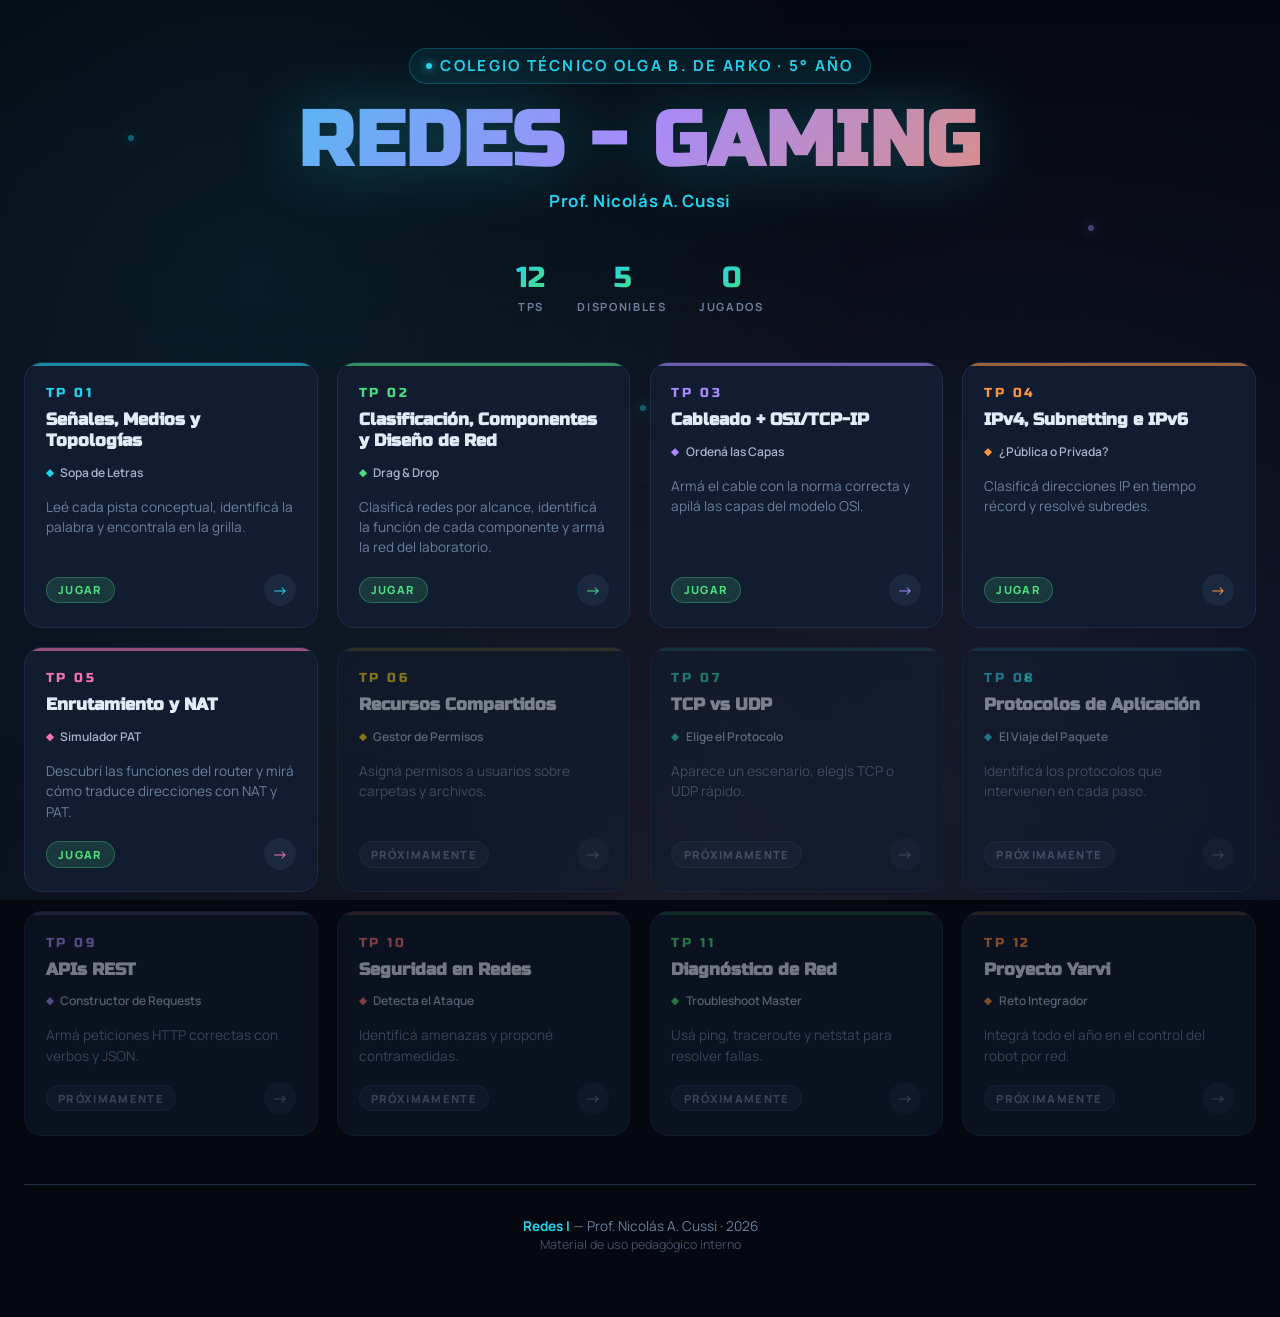
<file: index.html>
<!DOCTYPE html>
<html lang="es">
<head>
  <meta charset="UTF-8">
  <meta name="viewport" content="width=device-width, initial-scale=1.0">
  <title>🎮 Redes I Games — Prof. Nicolás A. Cussi</title>
  <link rel="preconnect" href="https://fonts.googleapis.com">
  <link rel="preconnect" href="https://fonts.gstatic.com" crossorigin>
  <link rel="stylesheet" href="css/base.css">
  <link rel="stylesheet" href="css/menu.css">
  <link rel="stylesheet" href="css/shared.css">
</head>
<body>
  <div class="bg-network">
    <div class="node"></div>
    <div class="node"></div>
    <div class="node"></div>
    <div class="node"></div>
    <div class="node"></div>
  </div>

  <div id="scr-menu">
    <div class="menu-inner">
      <div class="menu-header">
        <div class="brand-tag">Colegio Técnico Olga B. de Arko · 5° Año</div> 
        <br> 
        <h1 class="logo">REDES - GAMING</h1>
        <p class="logo-sub"><strong>Prof. Nicolás A. Cussi</strong></p>
      </div>
      <div class="stats-bar">
        <div class="stat">
          <span class="stat-num" id="st-total">12</span>
          <span class="stat-lbl">TPs</span>
        </div>
        <div class="stat">
          <span class="stat-num" id="st-active">1</span>
          <span class="stat-lbl">Disponibles</span>
        </div>
        <div class="stat">
          <span class="stat-num" id="st-played">0</span>
          <span class="stat-lbl">Jugados</span>
        </div>
      </div>
      <div class="tp-grid" id="tp-grid"></div>
      <div class="menu-footer">
        <strong>Redes I</strong> — Prof. Nicolás A. Cussi · 2026<br>
        <span style="opacity:.6;font-size:.78rem">Material de uso pedagógico interno</span>
      </div>
    </div>
  </div>

  <script src="js/shared.js"></script>
  <script src="js/main.js"></script>
</body>
</html>
</file>
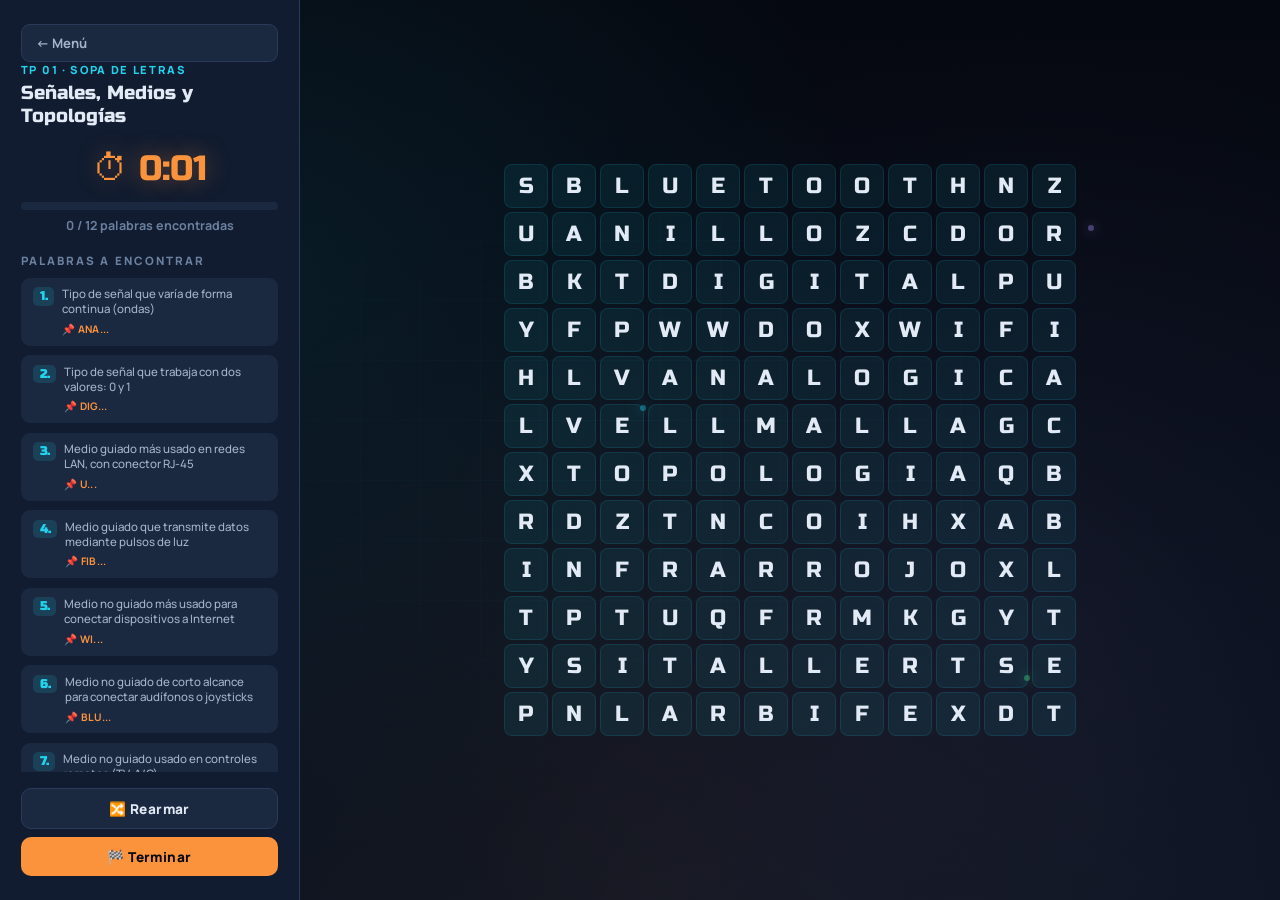
<file: games/tp1/index.html>
<!DOCTYPE html>
<html lang="es">
<head>
  <meta charset="UTF-8">
  <meta name="viewport" content="width=device-width, initial-scale=1.0">
  <title>TP1 — Señales, Medios y Topologías · Redes I Games</title>
  <link rel="preconnect" href="https://fonts.googleapis.com">
  <link rel="preconnect" href="https://fonts.gstatic.com" crossorigin>
  <link rel="stylesheet" href="../../css/base.css">
  <link rel="stylesheet" href="../../css/shared.css">
  <link rel="stylesheet" href="tp1.css">
</head>
<body>
  <div class="bg-network">
    <div class="node"></div>
    <div class="node"></div>
    <div class="node"></div>
    <div class="node"></div>
    <div class="node"></div>
  </div>

  <div id="scr-game">
    <div class="game-layout">
      <aside class="sidebar">
        <button class="sb-back" onclick="goMenu()">← Menú</button>
        <div class="sb-tag">TP 01 · Sopa de Letras</div>
        <div class="sb-title">Señales, Medios y Topologías</div>
        <div class="g-timer" id="g-timer">⏱ 0:00</div>
        <div class="g-pbar"><div class="g-pfill" id="g-pfill"></div></div>
        <div class="g-ptxt" id="g-ptxt">0 / 12 palabras encontradas</div>
        <div class="g-wlist">
          <div class="g-wlist-title">Palabras a encontrar</div>
          <div id="g-wlist-items"></div>
        </div>
        <div class="g-btns">
          <button class="btn btn-g" onclick="reshuffleGame()">🔀 Rearmar</button>
          <button class="btn btn-o" onclick="showResults()">🏁 Terminar</button>
        </div>
      </aside>
      <main class="game-main">
        <div class="grid-wrap" id="grid-wrap">
          <div class="g-grid" id="g-grid"></div>
        </div>
      </main>
    </div>
  </div>

  <div id="modal-res">
    <div class="res-box">
      <div class="res-title" id="res-title">¡Excelente!</div>
      <div class="res-score" id="res-score">12/12</div>
      <div class="res-time" id="res-time">⏱ Tiempo: 0:00</div>
      <div class="res-tags" id="res-tags"></div>
      <div class="res-acts">
        <button class="btn btn-c" onclick="closeResults()">Seguir jugando</button>
        <button class="btn btn-g" onclick="reshuffleFromRes()">🔀 Rearmar</button>
        <button class="btn btn-o" onclick="goMenu()">🏠 Menú</button>
      </div>
    </div>
  </div>

  <script src="../../js/shared.js"></script>
  <script src="tp1.js"></script>
</body>
</html>
</file>
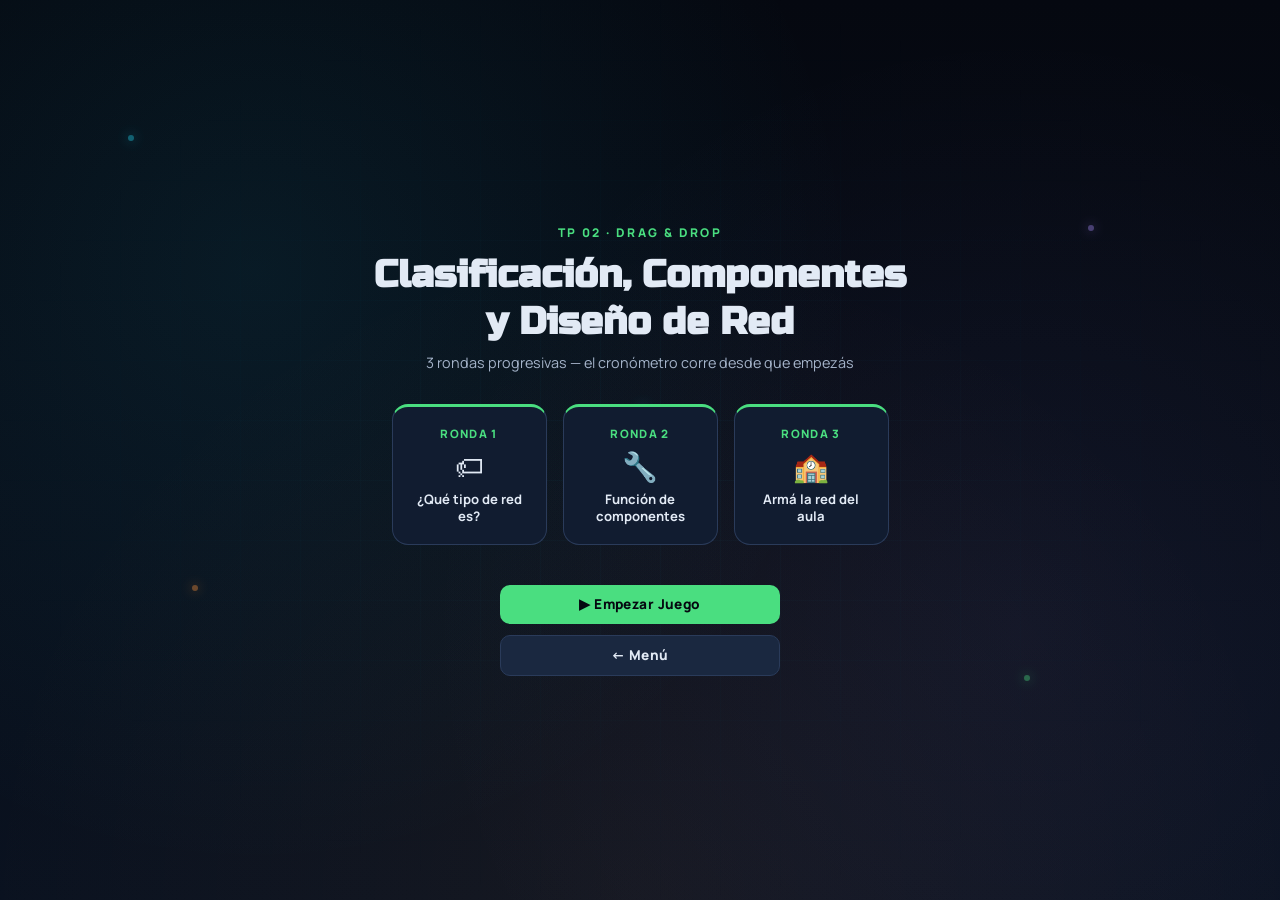
<file: games/tp2/index.html>
<!DOCTYPE html>
<html lang="es">
<head>
  <meta charset="UTF-8">
  <meta name="viewport" content="width=device-width, initial-scale=1.0">
  <title>TP2 — Clasificación, Componentes y Diseño de Red · Redes I Games</title>
  <link rel="preconnect" href="https://fonts.googleapis.com">
  <link rel="preconnect" href="https://fonts.gstatic.com" crossorigin>
  <link rel="stylesheet" href="../../css/base.css">
  <link rel="stylesheet" href="../../css/shared.css">
  <link rel="stylesheet" href="tp2.css">
</head>
<body>
  <div class="bg-network">
    <div class="node"></div>
    <div class="node"></div>
    <div class="node"></div>
    <div class="node"></div>
    <div class="node"></div>
  </div>

  <div id="tp2-intro">
    <div class="tp2-intro-wrap">
      <div class="tp2-intro-tag">TP 02 · Drag &amp; Drop</div>
      <h2 class="tp2-intro-title">Clasificación, Componentes<br>y Diseño de Red</h2>
      <p class="tp2-intro-sub">3 rondas progresivas — el cronómetro corre desde que empezás</p>
      <div class="tp2-rounds-preview">
        <div class="tp2-rnd-card">
          <div class="tp2-rnd-num">Ronda 1</div>
          <div class="tp2-rnd-icon">🏷</div>
          <div class="tp2-rnd-name">¿Qué tipo de red es?</div>
        </div>
        <div class="tp2-rnd-card">
          <div class="tp2-rnd-num">Ronda 2</div>
          <div class="tp2-rnd-icon">🔧</div>
          <div class="tp2-rnd-name">Función de componentes</div>
        </div>
        <div class="tp2-rnd-card">
          <div class="tp2-rnd-num">Ronda 3</div>
          <div class="tp2-rnd-icon">🏫</div>
          <div class="tp2-rnd-name">Armá la red del aula</div>
        </div>
      </div>
      <div class="tp2-intro-btns">
        <button class="btn btn-grn" onclick="tp2StartGame()">▶ Empezar Juego</button>
        <button class="btn btn-g" onclick="goMenu()">← Menú</button>
      </div>
    </div>
  </div>

  <div id="tp2-game" style="display:none">
    <div class="tp2-game-wrap">
      <div class="tp2-header">
        <button class="sb-back" onclick="goMenu()">← Menú</button>
        <span class="tp2-rnd-badge" id="tp2-rnd-badge">Ronda 1 de 3</span>
        <span class="tp2-rnd-title" id="tp2-rnd-title">¿Qué tipo de red es?</span>
        <span class="tp2-htimer" id="tp2-timer">⏱ 0:00</span>
        <span class="tp2-herrs">Errores: <span id="tp2-errs">0</span></span>
      </div>
      <div class="tp2-content" id="tp2-content"></div>
    </div>
  </div>

  <div id="modal-tp2">
    <div class="tp2-res-box">
      <div class="tp2-res-sub">TP 02 · Completado</div>
      <div class="tp2-res-title">🏆 ¡TP2 Completado!</div>
      <div class="tp2-medal" id="tp2-medal">🥇</div>
      <div class="tp2-medal-name" id="tp2-medal-name">ORO</div>
      <div class="tp2-res-time" id="tp2-res-time">⏱ Tiempo: 0:00</div>
      <div class="tp2-res-stats" id="tp2-res-stats"></div>
      <div id="tp2-badges"></div>
      <div class="tp2-rondas">
        <div class="tp2-ronda-row"><span class="tp2-check">✓</span> R1 — Clasificación de redes</div>
        <div class="tp2-ronda-row"><span class="tp2-check">✓</span> R2 — Función de componentes</div>
        <div class="tp2-ronda-row"><span class="tp2-check">✓</span> R3 — Armado de la red del aula</div>
      </div>
      <div class="tp2-res-acts">
        <button class="btn btn-grn" onclick="tp2Replay()">🔄 Jugar de nuevo</button>
        <button class="btn btn-g" onclick="goMenu()">🏠 Menú</button>
      </div>
    </div>
  </div>

  <script src="../../js/shared.js"></script>
  <script src="tp2.js"></script>
</body>
</html>
</file>
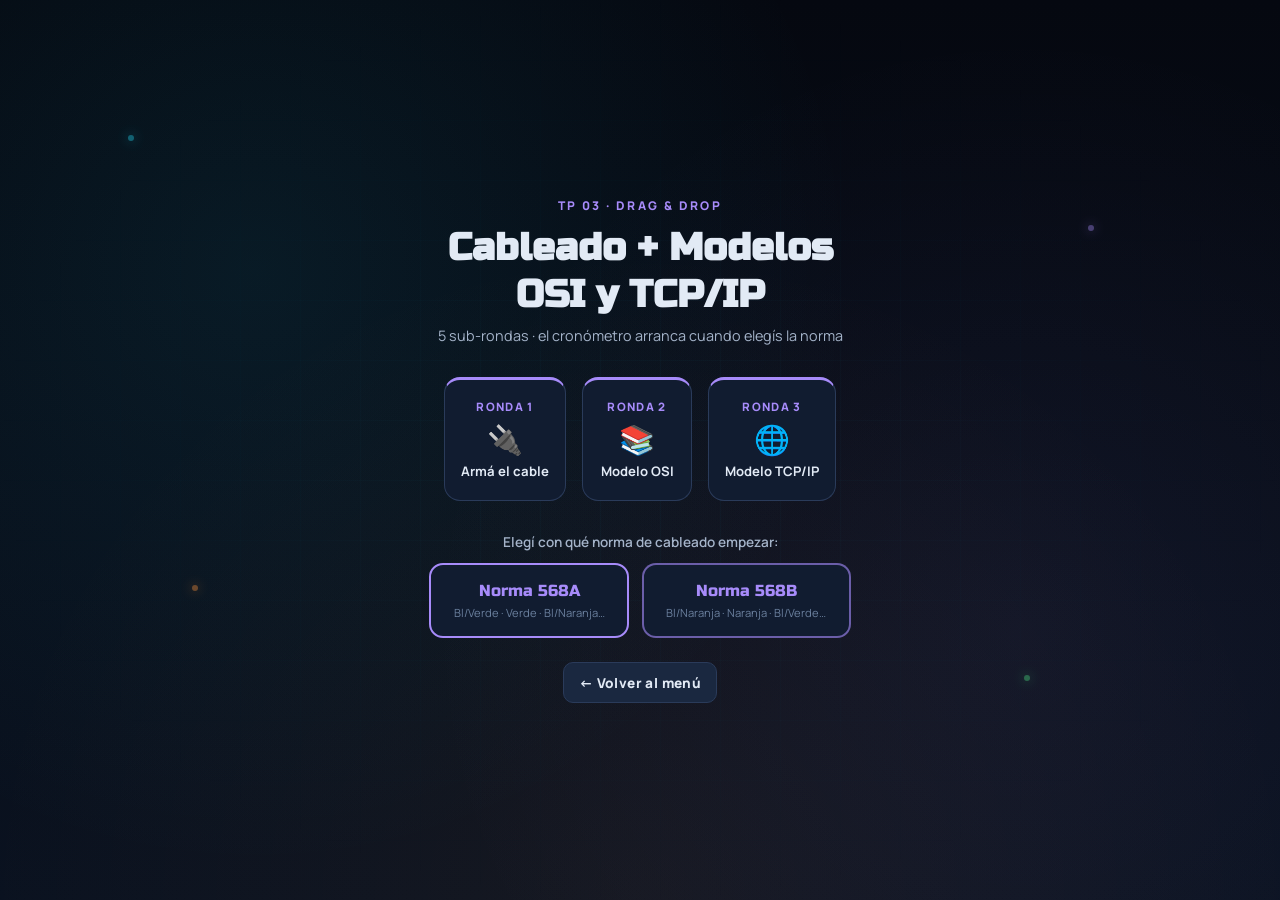
<file: games/tp3/index.html>
<!DOCTYPE html>
<html lang="es">
<head>
  <meta charset="UTF-8">
  <meta name="viewport" content="width=device-width, initial-scale=1.0">
  <title>TP3 — Cableado + OSI/TCP-IP · Redes I Games</title>
  <link rel="preconnect" href="https://fonts.googleapis.com">
  <link rel="preconnect" href="https://fonts.gstatic.com" crossorigin>
  <link rel="stylesheet" href="../../css/base.css">
  <link rel="stylesheet" href="../../css/shared.css">
  <link rel="stylesheet" href="tp3.css">
</head>
<body>
  <div class="bg-network">
    <div class="node"></div>
    <div class="node"></div>
    <div class="node"></div>
    <div class="node"></div>
    <div class="node"></div>
  </div>

  <!-- PANTALLA INTRO -->
  <div id="tp3-intro">
    <div class="tp3-intro-wrap">
      <div class="tp3-intro-tag">TP 03 · Drag &amp; Drop</div>
      <h2 class="tp3-intro-title">Cableado + Modelos<br>OSI y TCP/IP</h2>
      <p class="tp3-intro-sub">5 sub-rondas · el cronómetro arranca cuando elegís la norma</p>
      <div class="tp3-rounds-preview">
        <div class="tp3-rnd-card">
          <div class="tp3-rnd-num">Ronda 1</div>
          <div class="tp3-rnd-icon">🔌</div>
          <div class="tp3-rnd-name">Armá el cable</div>
        </div>
        <div class="tp3-rnd-card">
          <div class="tp3-rnd-num">Ronda 2</div>
          <div class="tp3-rnd-icon">📚</div>
          <div class="tp3-rnd-name">Modelo OSI</div>
        </div>
        <div class="tp3-rnd-card">
          <div class="tp3-rnd-num">Ronda 3</div>
          <div class="tp3-rnd-icon">🌐</div>
          <div class="tp3-rnd-name">Modelo TCP/IP</div>
        </div>
      </div>
      <p class="tp3-norma-prompt">Elegí con qué norma de cableado empezar:</p>
      <div class="tp3-norma-btns">
        <button class="tp3-btn-norma" onclick="tp3Start('568A')">
          <span class="tp3-norma-label">Norma 568A</span>
          <span class="tp3-norma-hint">Bl/Verde · Verde · Bl/Naranja…</span>
        </button>
        <button class="tp3-btn-norma tp3-btn-norma-b" onclick="tp3Start('568B')">
          <span class="tp3-norma-label">Norma 568B</span>
          <span class="tp3-norma-hint">Bl/Naranja · Naranja · Bl/Verde…</span>
        </button>
      </div>
      <button class="btn btn-g tp3-btn-menu-back" onclick="goMenu()">← Volver al menú</button>
    </div>
  </div>

  <!-- PANTALLA DE JUEGO -->
  <div id="tp3-game" style="display:none">
    <div class="tp3-game-wrap">
      <div class="tp3-header">
        <button class="sb-back" onclick="goMenu()">← Menú</button>
        <span class="tp3-rnd-badge" id="tp3-rnd-badge">Ronda 1</span>
        <span class="tp3-rnd-title" id="tp3-rnd-title">Armá el cable</span>
        <span class="tp3-htimer" id="tp3-timer">⏱ 0:00</span>
        <span class="tp3-herrs">Errores: <span id="tp3-errs">0</span></span>
      </div>
      <div class="tp3-content" id="tp3-content"></div>
    </div>
  </div>

  <!-- MODAL DE RESULTADOS -->
  <div id="modal-tp3">
    <div class="tp3-res-box">
      <div class="tp3-res-sub">TP 03 · Completado</div>
      <div class="tp3-res-title">🏆 ¡TP3 Completado!</div>
      <div class="tp3-medal" id="tp3-medal">🥇</div>
      <div class="tp3-medal-name" id="tp3-medal-name">ORO</div>
      <div class="tp3-res-time" id="tp3-res-time">⏱ Tiempo: 0:00</div>
      <div class="tp3-res-stats" id="tp3-res-stats"></div>
      <div id="tp3-badges"></div>
      <div class="tp3-rondas" id="tp3-rondas"></div>
      <div class="tp3-res-acts">
        <button class="btn btn-purple" onclick="tp3Replay()">🔄 Jugar de nuevo</button>
        <button class="btn btn-g" onclick="goMenu()">🏠 Menú</button>
      </div>
    </div>
  </div>

  <script src="../../js/shared.js"></script>
  <script src="tp3.js"></script>
</body>
</html>
</file>
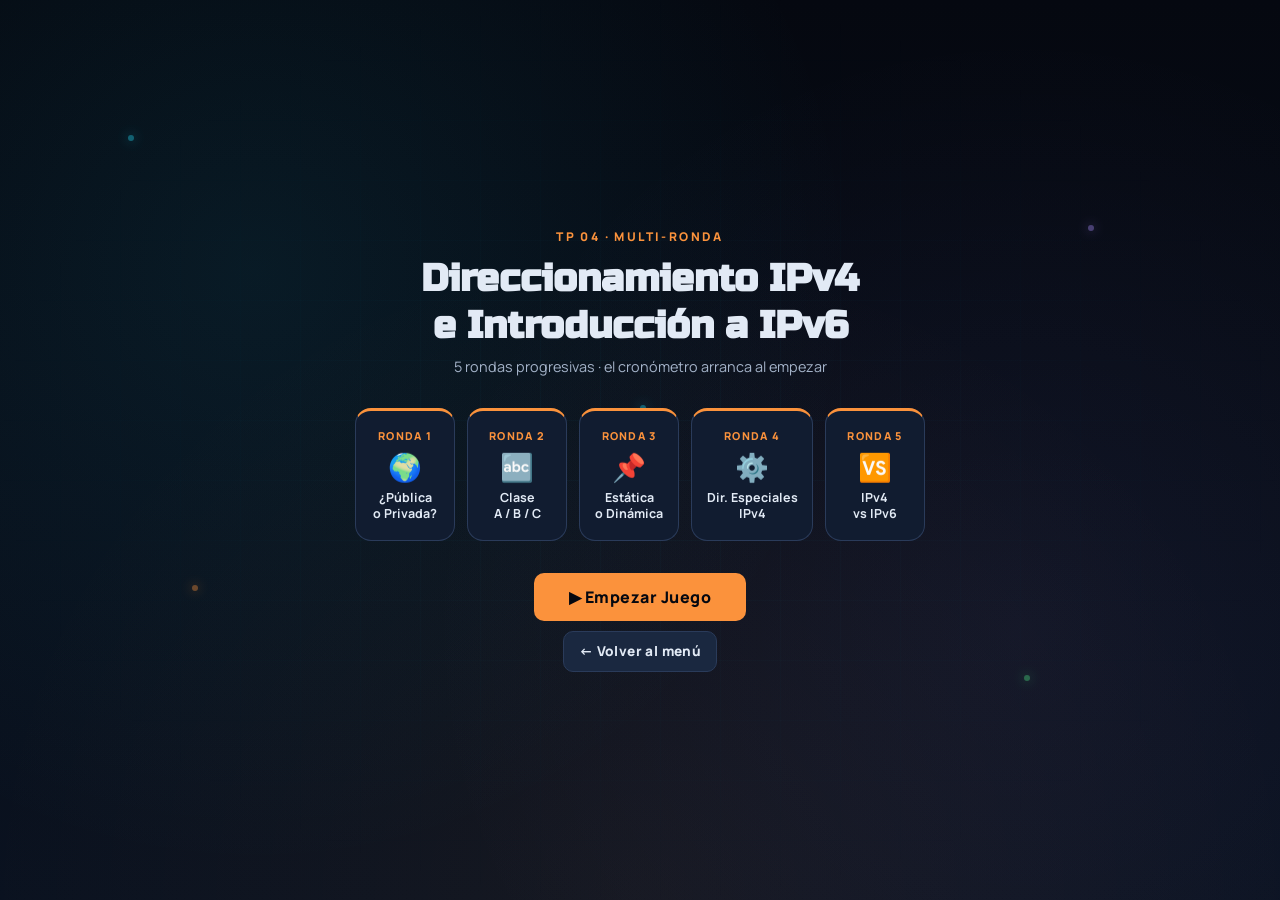
<file: games/tp4/index.html>
<!DOCTYPE html>
<html lang="es">
<head>
  <meta charset="UTF-8">
  <meta name="viewport" content="width=device-width, initial-scale=1.0">
  <title>TP4 — IPv4, Subnetting e IPv6 · Redes I Games</title>
  <link rel="preconnect" href="https://fonts.googleapis.com">
  <link rel="preconnect" href="https://fonts.gstatic.com" crossorigin>
  <link rel="stylesheet" href="../../css/base.css">
  <link rel="stylesheet" href="../../css/shared.css">
  <link rel="stylesheet" href="tp4.css">
</head>
<body>
  <div class="bg-network">
    <div class="node"></div>
    <div class="node"></div>
    <div class="node"></div>
    <div class="node"></div>
    <div class="node"></div>
  </div>

  <!-- PANTALLA INTRO -->
  <div id="tp4-intro">
    <div class="tp4-intro-wrap">
      <div class="tp4-intro-tag">TP 04 · Multi-ronda</div>
      <h2 class="tp4-intro-title">Direccionamiento IPv4<br>e Introducción a IPv6</h2>
      <p class="tp4-intro-sub">5 rondas progresivas · el cronómetro arranca al empezar</p>
      <div class="tp4-rounds-preview">
        <div class="tp4-rnd-card">
          <div class="tp4-rnd-num">Ronda 1</div>
          <div class="tp4-rnd-icon">🌍</div>
          <div class="tp4-rnd-name">¿Pública<br>o Privada?</div>
        </div>
        <div class="tp4-rnd-card">
          <div class="tp4-rnd-num">Ronda 2</div>
          <div class="tp4-rnd-icon">🔤</div>
          <div class="tp4-rnd-name">Clase<br>A / B / C</div>
        </div>
        <div class="tp4-rnd-card">
          <div class="tp4-rnd-num">Ronda 3</div>
          <div class="tp4-rnd-icon">📌</div>
          <div class="tp4-rnd-name">Estática<br>o Dinámica</div>
        </div>
        <div class="tp4-rnd-card">
          <div class="tp4-rnd-num">Ronda 4</div>
          <div class="tp4-rnd-icon">⚙️</div>
          <div class="tp4-rnd-name">Dir. Especiales<br>IPv4</div>
        </div>
        <div class="tp4-rnd-card">
          <div class="tp4-rnd-num">Ronda 5</div>
          <div class="tp4-rnd-icon">🆚</div>
          <div class="tp4-rnd-name">IPv4<br>vs IPv6</div>
        </div>
      </div>
      <div class="tp4-intro-acts">
        <button class="btn btn-o tp4-btn-start" onclick="tp4Start()">▶ Empezar Juego</button>
        <button class="btn btn-g" onclick="goMenu()">← Volver al menú</button>
      </div>
    </div>
  </div>

  <!-- PANTALLA DE JUEGO -->
  <div id="tp4-game" style="display:none">
    <div class="tp4-game-wrap">
      <div class="tp4-header">
        <button class="sb-back" onclick="goMenu()">← Menú</button>
        <span class="tp4-rnd-badge" id="tp4-rnd-badge">Ronda 1</span>
        <span class="tp4-rnd-title" id="tp4-rnd-title">¿Pública o Privada?</span>
        <span class="tp4-htimer" id="tp4-timer">⏱ 0:00</span>
        <span class="tp4-herrs">Errores: <span id="tp4-errs">0</span></span>
      </div>
      <div class="tp4-content" id="tp4-content"></div>
    </div>
  </div>

  <!-- MODAL DE RESULTADOS -->
  <div id="modal-tp4">
    <div class="tp4-res-box">
      <div class="tp4-res-sub">TP 04 · Completado</div>
      <div class="tp4-res-title">🏆 ¡TP4 Completado!</div>
      <div class="tp4-medal" id="tp4-medal">🥇</div>
      <div class="tp4-medal-name" id="tp4-medal-name">ORO</div>
      <div class="tp4-res-time" id="tp4-res-time">⏱ Tiempo: 0:00</div>
      <div class="tp4-res-stats" id="tp4-res-stats"></div>
      <div id="tp4-badges"></div>
      <div class="tp4-rondas" id="tp4-rondas"></div>
      <div class="tp4-res-acts">
        <button class="btn btn-o" onclick="tp4Replay()">🔄 Jugar de nuevo</button>
        <button class="btn btn-g" onclick="goMenu()">🏠 Menú</button>
      </div>
    </div>
  </div>

  <script src="../../js/shared.js"></script>
  <script src="tp4.js"></script>
</body>
</html>
</file>
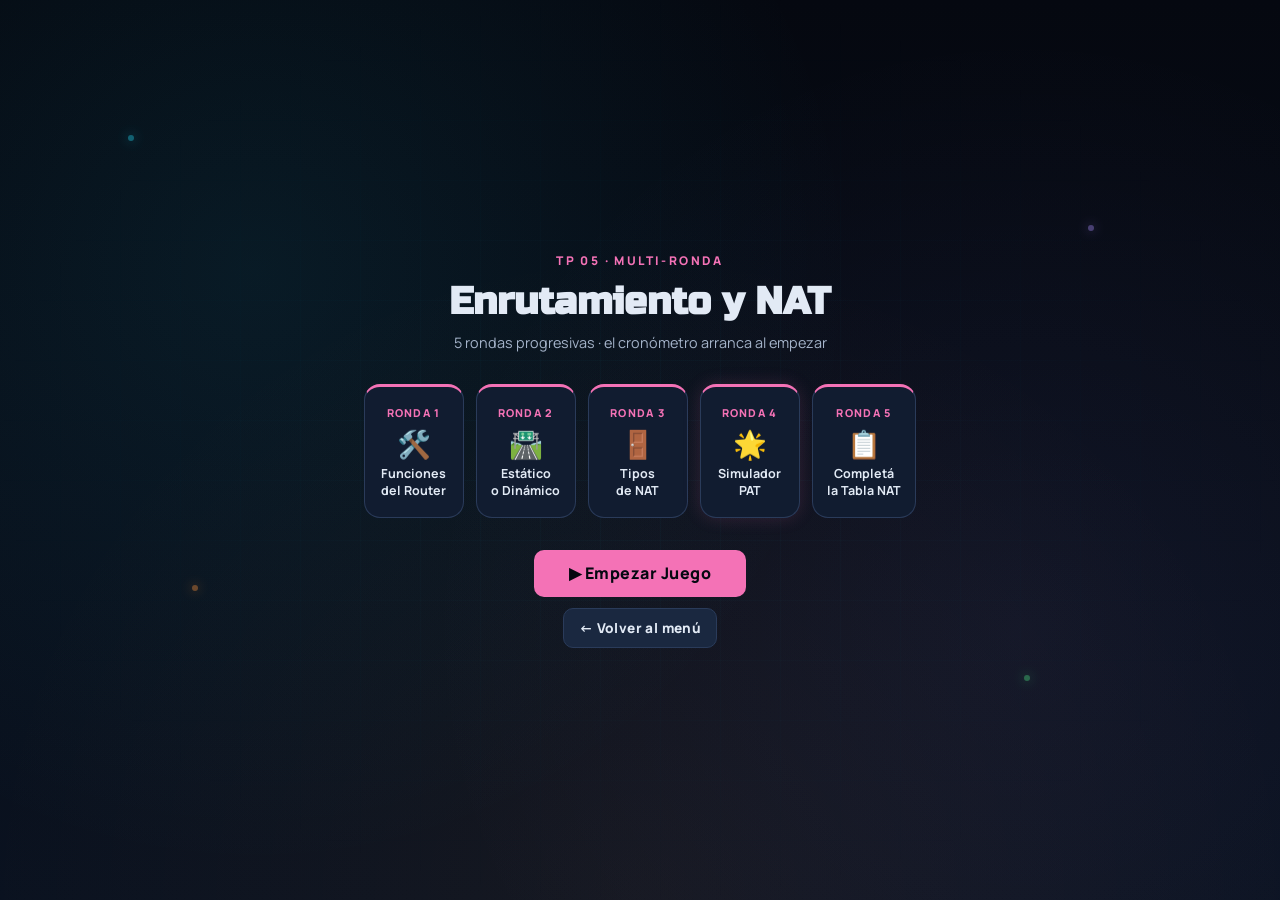
<file: games/tp5/index.html>
<!DOCTYPE html>
<html lang="es">
<head>
  <meta charset="UTF-8">
  <meta name="viewport" content="width=device-width, initial-scale=1.0">
  <title>TP5 — Enrutamiento y NAT · Redes I Games</title>
  <link rel="preconnect" href="https://fonts.googleapis.com">
  <link rel="preconnect" href="https://fonts.gstatic.com" crossorigin>
  <link rel="stylesheet" href="../../css/base.css">
  <link rel="stylesheet" href="../../css/shared.css">
  <link rel="stylesheet" href="tp5.css">
</head>
<body>
  <div class="bg-network">
    <div class="node"></div>
    <div class="node"></div>
    <div class="node"></div>
    <div class="node"></div>
    <div class="node"></div>
  </div>

  <!-- PANTALLA INTRO -->
  <div id="tp5-intro">
    <div class="tp5-intro-wrap">
      <div class="tp5-intro-tag">TP 05 · Multi-ronda</div>
      <h2 class="tp5-intro-title">Enrutamiento y NAT</h2>
      <p class="tp5-intro-sub">5 rondas progresivas · el cronómetro arranca al empezar</p>
      <div class="tp5-rounds-preview">
        <div class="tp5-rnd-card">
          <div class="tp5-rnd-num">Ronda 1</div>
          <div class="tp5-rnd-icon">🛠️</div>
          <div class="tp5-rnd-name">Funciones<br>del Router</div>
        </div>
        <div class="tp5-rnd-card">
          <div class="tp5-rnd-num">Ronda 2</div>
          <div class="tp5-rnd-icon">🛣️</div>
          <div class="tp5-rnd-name">Estático<br>o Dinámico</div>
        </div>
        <div class="tp5-rnd-card">
          <div class="tp5-rnd-num">Ronda 3</div>
          <div class="tp5-rnd-icon">🚪</div>
          <div class="tp5-rnd-name">Tipos<br>de NAT</div>
        </div>
        <div class="tp5-rnd-card tp5-rnd-card-star">
          <div class="tp5-rnd-num">Ronda 4</div>
          <div class="tp5-rnd-icon">🌟</div>
          <div class="tp5-rnd-name">Simulador<br>PAT</div>
        </div>
        <div class="tp5-rnd-card">
          <div class="tp5-rnd-num">Ronda 5</div>
          <div class="tp5-rnd-icon">📋</div>
          <div class="tp5-rnd-name">Completá<br>la Tabla NAT</div>
        </div>
      </div>
      <div class="tp5-intro-acts">
        <button class="btn btn-pink tp5-btn-start" onclick="tp5Start()">▶ Empezar Juego</button>
        <button class="btn btn-g" onclick="goMenu()">← Volver al menú</button>
      </div>
    </div>
  </div>

  <!-- PANTALLA DE JUEGO -->
  <div id="tp5-game" style="display:none">
    <div class="tp5-game-wrap">
      <div class="tp5-header">
        <button class="sb-back" onclick="goMenu()">← Menú</button>
        <span class="tp5-rnd-badge" id="tp5-rnd-badge">Ronda 1</span>
        <span class="tp5-rnd-title" id="tp5-rnd-title">Funciones del Router</span>
        <span class="tp5-htimer" id="tp5-timer">⏱ 0:00</span>
        <span class="tp5-herrs">Errores: <span id="tp5-errs">0</span></span>
      </div>
      <div class="tp5-content" id="tp5-content"></div>
    </div>
  </div>

  <!-- MODAL DE RESULTADOS -->
  <div id="modal-tp5">
    <div class="tp5-res-box">
      <div class="tp5-res-sub">TP 05 · Completado</div>
      <div class="tp5-res-title">🏆 ¡TP5 Completado!</div>
      <div class="tp5-medal" id="tp5-medal">🥇</div>
      <div class="tp5-medal-name" id="tp5-medal-name">ORO</div>
      <div class="tp5-res-time" id="tp5-res-time">⏱ Tiempo: 0:00</div>
      <div class="tp5-res-stats" id="tp5-res-stats"></div>
      <div id="tp5-badges"></div>
      <div class="tp5-rondas" id="tp5-rondas"></div>
      <div class="tp5-res-acts">
        <button class="btn btn-pink" onclick="tp5Replay()">🔄 Jugar de nuevo</button>
        <button class="btn btn-g" onclick="goMenu()">🏠 Menú</button>
      </div>
    </div>
  </div>

  <script src="../../js/shared.js"></script>
  <script src="tp5.js"></script>
</body>
</html>
</file>
<file: css/base.css>
@import url('https://fonts.googleapis.com/css2?family=Russo+One&family=Manrope:wght@400;500;600;700;800&display=swap');

:root {
  --bg-deep: #050810;
  --bg: #0a1220;
  --surf: #111c30;
  --surf2: #1a2840;
  --brd: #2a3b5a;
  --brd-soft: #1f2e48;
  --cyan: #22d3ee;
  --cyan-soft: rgba(34, 211, 238, 0.15);
  --orange: #fb923c;
  --green: #4ade80;
  --purple: #a78bfa;
  --yellow: #facc15;
  --pink: #f472b6;
  --red: #f87171;
  --teal: #2dd4bf;
  --txt: #e2eaf5;
  --txt-soft: #a4b3c9;
  --muted: #6b809e;
  --cell: 38px;
}

* { box-sizing: border-box; margin: 0; padding: 0; }
html, body { background: var(--bg-deep); }
body {
  font-family: 'Manrope', sans-serif;
  color: var(--txt);
  min-height: 100vh;
  overflow-x: hidden;
  position: relative;
}

.bg-network {
  position: fixed;
  inset: 0;
  z-index: 0;
  pointer-events: none;
  overflow: hidden;
  background:
    radial-gradient(circle at 20% 30%, rgba(34, 211, 238, 0.08) 0%, transparent 50%),
    radial-gradient(circle at 80% 70%, rgba(167, 139, 250, 0.06) 0%, transparent 50%),
    radial-gradient(circle at 50% 100%, rgba(251, 146, 60, 0.05) 0%, transparent 60%),
    linear-gradient(180deg, var(--bg-deep) 0%, var(--bg) 100%);
}
.bg-network::before {
  content: '';
  position: absolute;
  inset: 0;
  background-image:
    linear-gradient(rgba(34, 211, 238, 0.03) 1px, transparent 1px),
    linear-gradient(90deg, rgba(34, 211, 238, 0.03) 1px, transparent 1px);
  background-size: 60px 60px;
  mask-image: radial-gradient(ellipse at center, black 0%, transparent 75%);
  -webkit-mask-image: radial-gradient(ellipse at center, black 0%, transparent 75%);
}

.node {
  position: absolute;
  width: 6px; height: 6px;
  border-radius: 50%;
  background: var(--cyan);
  box-shadow: 0 0 12px var(--cyan);
  opacity: 0.4;
  animation: float 8s ease-in-out infinite;
}
.node:nth-child(1) { top: 15%; left: 10%; animation-delay: 0s; }
.node:nth-child(2) { top: 25%; left: 85%; background: var(--purple); box-shadow: 0 0 12px var(--purple); animation-delay: 1.5s; }
.node:nth-child(3) { top: 65%; left: 15%; background: var(--orange); box-shadow: 0 0 12px var(--orange); animation-delay: 3s; }
.node:nth-child(4) { top: 75%; left: 80%; background: var(--green); box-shadow: 0 0 12px var(--green); animation-delay: 4.5s; }
.node:nth-child(5) { top: 45%; left: 50%; animation-delay: 6s; }

@keyframes float {
  0%, 100% { transform: translateY(0) translateX(0); opacity: 0.4; }
  25% { transform: translateY(-20px) translateX(10px); opacity: 0.8; }
  50% { transform: translateY(0) translateX(20px); opacity: 0.5; }
  75% { transform: translateY(20px) translateX(-10px); opacity: 0.7; }
}
</file>
<file: css/menu.css>
#scr-menu {
  position: relative;
  z-index: 1;
  min-height: 100vh;
  padding: 3rem 1.5rem 4rem;
  display: flex;
  flex-direction: column;
  align-items: center;
}
.menu-inner { width: 100%; max-width: 1280px; }
.menu-header { text-align: center; margin-bottom: 3rem; position: relative; }

.brand-tag {
  display: inline-flex; align-items: center; gap: 0.5rem;
  padding: 0.4rem 1rem;
  background: rgba(34, 211, 238, 0.08);
  border: 1px solid rgba(34, 211, 238, 0.25);
  border-radius: 999px;
  font-size: 0.95rem; font-weight: 700; color: var(--cyan);
  letter-spacing: 0.15em; text-transform: uppercase; margin-bottom: 1.2rem;
}
.brand-tag::before {
  content: ''; width: 6px; height: 6px; background: var(--cyan);
  border-radius: 50%; box-shadow: 0 0 10px var(--cyan);
  animation: pulse 1.8s ease-in-out infinite;
}
@keyframes pulse {
  0%, 100% { opacity: 1; transform: scale(1); }
  50% { opacity: 0.5; transform: scale(0.85); }
}

.logo {
  font-family: 'Russo One', sans-serif;
  font-size: clamp(2.8rem, 6.5vw, 4.8rem);
  line-height: 1; margin-bottom: 0.6rem;
  background: linear-gradient(120deg, var(--cyan) 0%, var(--purple) 50%, var(--orange) 100%);
  -webkit-background-clip: text; background-clip: text; -webkit-text-fill-color: transparent;
  filter: drop-shadow(0 0 32px rgba(34, 211, 238, 0.3));
  letter-spacing: 0.02em;
}
.logo-sub { color: var(--txt-soft); font-size: 1.05rem; font-weight: 600; letter-spacing: 0.03em; }
.logo-sub strong { color: var(--cyan); font-weight: 700; }

.stats-bar { display: flex; justify-content: center; gap: 2rem; margin: 2rem 0 3rem; flex-wrap: wrap; }
.stat { display: flex; flex-direction: column; align-items: center; gap: 0.2rem; }
.stat-num {
  font-family: 'Russo One', sans-serif; font-size: 1.8rem;
  background: linear-gradient(135deg, var(--cyan), var(--green));
  -webkit-background-clip: text; background-clip: text; -webkit-text-fill-color: transparent;
}
.stat-lbl { font-size: 0.7rem; color: var(--muted); text-transform: uppercase; letter-spacing: 0.15em; font-weight: 700; }

.tp-grid { display: grid; grid-template-columns: repeat(auto-fill, minmax(260px, 1fr)); gap: 1.2rem; margin-bottom: 3rem; }
.tp-card {
  position: relative; background: var(--surf); border: 1px solid var(--brd-soft);
  border-radius: 18px; padding: 1.4rem 1.3rem 1.3rem; cursor: pointer;
  transition: all 0.25s cubic-bezier(0.4, 0, 0.2, 1);
  overflow: hidden; min-height: 200px; display: flex; flex-direction: column;
}
.tp-card::before {
  content: ''; position: absolute; top: 0; left: 0; right: 0; height: 3px;
  background: var(--accent, var(--cyan)); opacity: 0.6; transition: opacity 0.25s;
}
.tp-card.active:hover { border-color: var(--accent); transform: translateY(-4px); box-shadow: 0 14px 40px rgba(0,0,0,0.4), 0 0 28px var(--accent-soft); }
.tp-card.active:hover::before { opacity: 1; }
.tp-card.locked { opacity: 0.5; cursor: not-allowed; }
.tp-card.locked::before { opacity: 0.25; }

.tp-num { font-family: 'Russo One', sans-serif; font-size: 0.8rem; color: var(--accent, var(--cyan)); letter-spacing: 0.2em; margin-bottom: 0.5rem; }
.tp-title { font-family: 'Russo One', sans-serif; font-size: 1.05rem; color: var(--txt); margin-bottom: 0.8rem; line-height: 1.25; }
.tp-game-type { font-size: 0.75rem; color: var(--txt-soft); font-weight: 600; margin-bottom: 1rem; display: flex; align-items: center; gap: 0.4rem; }
.tp-game-type::before { content: '◆'; color: var(--accent); font-size: 0.6rem; }
.tp-desc { font-size: 0.85rem; color: var(--muted); line-height: 1.5; flex: 1; margin-bottom: 1rem; }
.tp-action { display: flex; align-items: center; justify-content: space-between; margin-top: auto; }
.tp-status { font-size: 0.7rem; font-weight: 800; text-transform: uppercase; letter-spacing: 0.12em; padding: 0.3rem 0.7rem; border-radius: 999px; }
.tp-status.live { background: rgba(74,222,128,0.15); color: var(--green); border: 1px solid rgba(74,222,128,0.3); }
.tp-status.soon { background: var(--surf2); color: var(--muted); border: 1px solid var(--brd); }
.tp-arrow { width: 32px; height: 32px; border-radius: 50%; background: var(--surf2); display: flex; align-items: center; justify-content: center; font-size: 1rem; color: var(--accent); transition: all 0.25s; }
.tp-card.active:hover .tp-arrow { background: var(--accent); color: var(--bg-deep); transform: translateX(4px); }
.tp-card.locked .tp-arrow { color: var(--muted); }

.tp-card[data-tp="1"]  { --accent: var(--cyan);   --accent-soft: rgba(34,211,238,0.25); }
.tp-card[data-tp="2"]  { --accent: var(--green);  --accent-soft: rgba(74,222,128,0.25); }
.tp-card[data-tp="3"]  { --accent: var(--purple); --accent-soft: rgba(167,139,250,0.25); }
.tp-card[data-tp="4"]  { --accent: var(--orange); --accent-soft: rgba(251,146,60,0.25); }
.tp-card[data-tp="5"]  { --accent: var(--pink);   --accent-soft: rgba(244,114,182,0.25); }
.tp-card[data-tp="6"]  { --accent: var(--yellow); --accent-soft: rgba(250,204,21,0.25); }
.tp-card[data-tp="7"]  { --accent: var(--teal);   --accent-soft: rgba(45,212,191,0.25); }
.tp-card[data-tp="8"]  { --accent: var(--cyan);   --accent-soft: rgba(34,211,238,0.25); }
.tp-card[data-tp="9"]  { --accent: var(--purple); --accent-soft: rgba(167,139,250,0.25); }
.tp-card[data-tp="10"] { --accent: var(--red);    --accent-soft: rgba(248,113,113,0.25); }
.tp-card[data-tp="11"] { --accent: var(--green);  --accent-soft: rgba(74,222,128,0.25); }
.tp-card[data-tp="12"] { --accent: var(--orange); --accent-soft: rgba(251,146,60,0.25); }

.menu-footer { text-align: center; padding-top: 2rem; border-top: 1px solid var(--brd-soft); color: var(--muted); font-size: 0.85rem; }
.menu-footer strong { color: var(--cyan); }

@media (max-width: 600px) {
  .logo { font-size: 2.6rem; }
  .stats-bar { gap: 1rem; }
  .stat-num { font-size: 1.4rem; }
  .tp-grid { grid-template-columns: 1fr; }
}
</file>
<file: css/shared.css>
.btn {
  padding: 0.65rem 0.9rem; border: none; border-radius: 10px;
  font-family: 'Manrope', sans-serif; font-weight: 800; font-size: 0.85rem;
  cursor: pointer; transition: all 0.18s; letter-spacing: 0.03em;
}
.btn:hover { transform: translateY(-1px); }
.btn:active { transform: translateY(0); }
.btn-c { background: var(--cyan); color: var(--bg-deep); }
.btn-c:hover { box-shadow: 0 6px 22px rgba(34, 211, 238, 0.35); }
.btn-g { background: var(--surf2); color: var(--txt); border: 1px solid var(--brd); }
.btn-g:hover { border-color: var(--cyan); color: var(--cyan); }
.btn-o { background: var(--orange); color: var(--bg-deep); }
.btn-o:hover { box-shadow: 0 6px 22px rgba(251, 146, 60, 0.35); }
.btn-grn { background: var(--green); color: var(--bg-deep); }
.btn-grn:hover { box-shadow: 0 6px 22px rgba(74, 222, 128, 0.35); }

.sb-back {
  background: var(--surf2); border: 1px solid var(--brd); color: var(--txt-soft);
  padding: 0.55rem 0.9rem; border-radius: 9px; font-weight: 700; cursor: pointer;
  font-size: 0.82rem; font-family: 'Manrope', sans-serif; transition: all 0.18s;
  display: inline-flex; align-items: center; gap: 0.5rem;
}
.sb-back:hover { background: var(--surf); color: var(--cyan); border-color: var(--cyan); }

.float-lbl {
  position: fixed; font-family: 'Russo One', sans-serif;
  font-size: 1.4rem; font-weight: 900; pointer-events: none; z-index: 100;
  animation: fl 1s ease-out forwards;
}
@keyframes fl {
  0% { opacity: 0; transform: translateY(0) scale(0.5); }
  20% { opacity: 1; transform: translateY(-20px) scale(1.1); }
  100% { opacity: 0; transform: translateY(-100px) scale(1); }
}

@keyframes pop {
  from { opacity: 0; transform: scale(0.6); }
  to { opacity: 1; transform: scale(1); }
}

@keyframes cf-fall {
  0% { transform: translateY(-20px) rotate(0deg) scale(1); opacity: 1; }
  100% { transform: translateY(105vh) rotate(720deg) scale(0.5); opacity: 0; }
}
.cfx { position: fixed; top: 0; z-index: 300; pointer-events: none; animation: cf-fall linear forwards; }
</file>
<file: games/tp1/tp1.css>
#scr-game {
  position: relative;
  z-index: 1;
  height: 100vh;
  overflow: hidden;
}

.game-layout { display: flex; height: 100vh; }

.sidebar {
  width: 300px; flex-shrink: 0;
  background: var(--surf); border-right: 1px solid var(--brd);
  display: flex; flex-direction: column;
  padding: 1.5rem 1.3rem; overflow-y: auto;
}

.sb-tag { font-size: 0.7rem; color: var(--cyan); font-weight: 800; letter-spacing: 0.15em; text-transform: uppercase; margin-bottom: 0.3rem; }
.sb-title { font-family: 'Russo One', sans-serif; font-size: 1.2rem; color: var(--txt); margin-bottom: 1.2rem; line-height: 1.2; }

.g-timer { font-family: 'Russo One', sans-serif; font-size: 2.2rem; color: var(--orange); text-align: center; margin-bottom: 0.8rem; text-shadow: 0 0 24px rgba(251,146,60,0.4); }
.g-pbar { height: 8px; background: var(--surf2); border-radius: 4px; overflow: hidden; margin-bottom: 0.4rem; }
.g-pfill { height: 100%; background: linear-gradient(90deg, var(--cyan), var(--purple)); border-radius: 4px; transition: width 0.4s; box-shadow: 0 0 12px rgba(34,211,238,0.4); }
.g-ptxt { font-size: 0.78rem; color: var(--muted); text-align: center; margin-bottom: 1.2rem; font-weight: 700; }

.g-wlist { flex: 1; overflow-y: auto; margin-bottom: 1rem; }
.g-wlist-title { font-size: 0.72rem; color: var(--muted); font-weight: 800; letter-spacing: 0.18em; text-transform: uppercase; margin-bottom: 0.6rem; }
.g-word { display: flex; flex-direction: column; gap: 0.3rem; padding: 0.6rem; border-radius: 9px; margin-bottom: 0.6rem; background: var(--surf2); transition: all 0.3s; border-left: 3px solid transparent; }
.g-word.found { opacity: 0.65; }
.g-word.found .g-word-clue { text-decoration: line-through; color: var(--muted); }
.g-word-info { display: flex; gap: 0.5rem; align-items: flex-start; }
.g-word-num { font-family: 'Russo One', sans-serif; font-size: 0.75rem; font-weight: 700; color: var(--cyan); flex-shrink: 0; padding: 0.2rem 0.4rem; background: rgba(34,211,238,0.15); border-radius: 5px; line-height: 1; }
.g-word-content { flex: 1; display: flex; flex-direction: column; gap: 0.3rem; }
.g-word-clue { font-size: 0.72rem; color: var(--txt-soft); line-height: 1.3; font-weight: 500; }
.g-word-hint { font-size: 0.65rem; color: var(--orange); font-weight: 700; letter-spacing: 0.03em; }
.g-word-target { display: flex; align-items: center; gap: 0.5rem; padding: 0.4rem 0.5rem; background: rgba(34,211,238,0.08); border-radius: 6px; font-weight: 800; font-size: 0.8rem; letter-spacing: 0.05em; }
.wdot { width: 14px; height: 14px; border-radius: 50%; flex-shrink: 0; border: 2px solid var(--brd); transition: all 0.3s; display: flex; align-items: center; justify-content: center; font-size: 9px; font-weight: 900; }
.g-word.found .wdot { border: none; color: var(--bg-deep); }
.wpop { animation: wp 0.4s cubic-bezier(0.34, 1.56, 0.64, 1); }
@keyframes wp { 0% { transform: scale(1); } 50% { transform: scale(1.06); } 100% { transform: scale(1); } }

.g-btns { display: flex; flex-direction: column; gap: 0.5rem; }

.game-main { flex: 1; display: flex; align-items: center; justify-content: center; padding: 1.5rem; overflow: hidden; }
.grid-wrap { user-select: none; cursor: crosshair; }
.g-grid { display: grid; gap: 4px; }

.c { width: var(--cell); height: var(--cell); display: flex; align-items: center; justify-content: center; font-family: 'Russo One', sans-serif; font-size: calc(var(--cell) * 0.5); border-radius: 8px; text-transform: uppercase; transition: background 0.1s, transform 0.1s; }
.c.on { background: rgba(34,211,238,0.08); color: var(--txt); border: 1px solid rgba(34,211,238,0.12); }
.c.on:hover { background: rgba(34,211,238,0.2); }
.c.sel { background: rgba(251,146,60,0.5) !important; color: #fff !important; transform: scale(1.08); z-index: 2; box-shadow: 0 0 18px rgba(251,146,60,0.5); }
.c.hint { background: rgba(250,204,21,0.55) !important; color: #000 !important; animation: hpulse 0.5s ease-in-out infinite alternate; }
@keyframes hpulse { from { transform: scale(1); } to { transform: scale(1.05); } }
.c.f0 { background: rgba(34,211,238,0.42) !important; color: #fff !important; }
.c.f1 { background: rgba(74,222,128,0.42) !important; color: #fff !important; }
.c.f2 { background: rgba(167,139,250,0.42) !important; color: #fff !important; }
.c.f3 { background: rgba(251,146,60,0.42) !important; color: #fff !important; }
.c.f4 { background: rgba(250,204,21,0.46) !important; color: #000 !important; }
.c.f5 { background: rgba(244,114,182,0.42) !important; color: #fff !important; }
.c.f6 { background: rgba(45,212,191,0.42) !important; color: #fff !important; }
.c.f7 { background: rgba(248,113,113,0.42) !important; color: #fff !important; }

#modal-res { display: none; position: fixed; inset: 0; z-index: 200; background: rgba(5,8,16,0.82); backdrop-filter: blur(10px); align-items: center; justify-content: center; padding: 1.5rem; }
#modal-res.open { display: flex; }
.res-box { background: var(--surf); border: 1px solid var(--brd); border-radius: 24px; padding: 2.5rem 2rem; max-width: 560px; width: 100%; text-align: center; animation: pop 0.45s cubic-bezier(0.34, 1.56, 0.64, 1) forwards; }
.res-title { font-family: 'Russo One', sans-serif; font-size: 2.6rem; background: linear-gradient(135deg, var(--cyan), var(--green)); -webkit-background-clip: text; background-clip: text; -webkit-text-fill-color: transparent; margin-bottom: 0.4rem; }
.res-score { font-family: 'Russo One', sans-serif; font-size: 4.2rem; color: var(--orange); line-height: 1; margin-bottom: 0.3rem; text-shadow: 0 0 30px rgba(251,146,60,0.5); }
.res-time { color: var(--muted); font-size: 0.95rem; margin-bottom: 1.5rem; font-weight: 700; }
.res-tags { display: flex; flex-wrap: wrap; gap: 0.5rem; justify-content: center; margin-bottom: 1.5rem; }
.rtag { padding: 0.4rem 0.9rem; border-radius: 20px; font-weight: 800; font-size: 0.82rem; letter-spacing: 0.04em; }
.rtag.ok { color: var(--bg-deep); }
.rtag.no { background: var(--surf2); color: var(--muted); text-decoration: line-through; }
.res-acts { display: flex; gap: 0.75rem; justify-content: center; flex-wrap: wrap; }

@media (max-width: 900px) {
  .game-layout { flex-direction: column; }
  .sidebar { width: 100%; max-height: 240px; padding: 1rem; }
  .g-timer { font-size: 1.5rem; }
  .g-wlist { max-height: 90px; }
  .game-main { padding: 1rem 0.5rem; }
  :root { --cell: 30px; }
}
@media (max-width: 600px) {
  :root { --cell: 26px; }
}
</file>
<file: games/tp2/tp2.css>
#tp2-intro { position: relative; z-index: 1; }
#tp2-game  { position: relative; z-index: 1; }

.tp2-intro-wrap {
  min-height:100vh; display:flex; flex-direction:column;
  align-items:center; justify-content:center; padding:2rem 1.5rem;
}
.tp2-intro-tag { font-size:.75rem; color:var(--green); font-weight:800; letter-spacing:.2em; text-transform:uppercase; margin-bottom:.6rem; }
.tp2-intro-title { font-family:'Russo One',sans-serif; font-size:clamp(1.6rem,4vw,2.4rem); text-align:center; margin-bottom:.5rem; color:var(--txt); }
.tp2-intro-sub { color:var(--txt-soft); font-size:.9rem; margin-bottom:2rem; text-align:center; }
.tp2-rounds-preview { display:flex; gap:1rem; margin-bottom:2.5rem; flex-wrap:wrap; justify-content:center; }
.tp2-rnd-card { background:var(--surf); border:1px solid var(--brd); border-radius:16px; padding:1.2rem 1rem; text-align:center; min-width:130px; max-width:155px; border-top:3px solid var(--green); }
.tp2-rnd-num { font-size:.72rem; color:var(--green); font-weight:800; letter-spacing:.12em; text-transform:uppercase; margin-bottom:.3rem; }
.tp2-rnd-icon { font-size:1.8rem; margin-bottom:.3rem; }
.tp2-rnd-name { font-size:.82rem; font-weight:700; color:var(--txt); line-height:1.3; }
.tp2-intro-btns { display:flex; flex-direction:column; gap:.7rem; width:100%; max-width:280px; }

.tp2-game-wrap { min-height:100vh; display:flex; flex-direction:column; }
.tp2-header { background:var(--surf); border-bottom:1px solid var(--brd); padding:.85rem 1.4rem; display:flex; align-items:center; gap:.8rem; flex-wrap:wrap; }
.tp2-rnd-badge { background:rgba(74,222,128,.12); border:1px solid rgba(74,222,128,.3); color:var(--green); font-size:.7rem; font-weight:800; letter-spacing:.1em; text-transform:uppercase; padding:.28rem .65rem; border-radius:999px; white-space:nowrap; }
.tp2-rnd-title { font-family:'Russo One',sans-serif; font-size:.92rem; color:var(--txt); }
.tp2-htimer { font-family:'Russo One',sans-serif; font-size:1.25rem; color:var(--green); text-shadow:0 0 16px rgba(74,222,128,.35); margin-left:auto; }
.tp2-herrs { font-size:.78rem; color:var(--muted); font-weight:700; }
.tp2-herrs span { color:var(--red); }
.tp2-content { flex:1; padding:1.4rem 1.5rem; overflow-y:auto; }
.tp2-rnd-heading { font-family:'Russo One',sans-serif; font-size:1rem; color:var(--green); margin-bottom:.3rem; }
.tp2-rnd-sub { font-size:.85rem; color:var(--txt-soft); margin-bottom:1.2rem; }

.dd-bank { display:flex; flex-wrap:wrap; gap:.6rem; padding:.75rem; background:var(--surf2); border-radius:12px; border:1px dashed var(--brd); margin-bottom:1.3rem; min-height:54px; }
.dd-item { background:var(--surf); border:1px solid var(--brd); border-left:3px solid var(--green); border-radius:10px; padding:.48rem .85rem; cursor:grab; user-select:none; touch-action:none; font-size:.85rem; font-weight:700; color:var(--txt); transition:transform .18s, box-shadow .18s; display:flex; align-items:center; gap:.4rem; }
.dd-item:hover { transform:translateY(-2px); box-shadow:0 6px 16px rgba(74,222,128,.2); border-color:var(--green); }
.dd-item.dragging { opacity:.35; transform:scale(.94); cursor:grabbing; }
.dd-placed { display:none !important; }

.r1-zones { display:grid; grid-template-columns:repeat(4,1fr); gap:.7rem; }
.r1-zone { background:var(--surf); border:2px dashed var(--brd); border-radius:12px; padding:.7rem .5rem; min-height:100px; display:flex; flex-direction:column; align-items:center; gap:.35rem; transition:border-color .18s, background .18s; }
.r1-zone-lbl { font-family:'Russo One',sans-serif; font-size:1.1rem; color:var(--green); }
.r1-zone-desc { font-size:.65rem; color:var(--muted); text-align:center; margin-bottom:.25rem; }
.r1-zone-item { background:var(--surf2); border:1px solid var(--green); border-radius:8px; padding:.3rem .5rem; font-size:.7rem; font-weight:600; color:var(--green); text-align:center; width:100%; line-height:1.3; }

.r2-zones { display:flex; flex-direction:column; gap:.6rem; }
.r2-zone { background:var(--surf); border:2px dashed var(--brd); border-radius:12px; padding:.7rem 1rem; display:flex; align-items:center; gap:.8rem; transition:border-color .18s, background .18s; }
.r2-zone-text { font-size:.85rem; font-weight:600; color:var(--txt-soft); flex:1; }
.r2-slot { min-width:120px; height:38px; background:var(--surf2); border:1px dashed var(--brd); border-radius:8px; display:flex; align-items:center; justify-content:center; font-size:.78rem; color:var(--muted); font-weight:600; flex-shrink:0; transition:all .18s; }
.r2-slot.filled { border-color:var(--green); background:rgba(74,222,128,.1); color:var(--green); font-weight:800; }

#r1-bank { display:grid; grid-template-columns:repeat(3,1fr); }
#r1-bank .dd-item { font-size:.79rem; }

.r3-layout { display:flex; gap:1.2rem; align-items:flex-start; flex-wrap:wrap; justify-content:center; }
.r3-plano-wrap { flex:0 0 auto; width:min(460px,50vh); min-width:220px; position:relative; margin:0 auto; }
.r3-plano-svg { width:100%; height:auto; display:block; border-radius:10px; border:1px solid var(--brd); }
.r3-drop-overlay { position:absolute; inset:0; pointer-events:none; }
.r3-dz { position:absolute; width:54px; height:54px; transform:translate(-50%,-50%); border-radius:50%; border:2px dashed var(--brd); background:rgba(17,28,48,.88); display:flex; flex-direction:column; align-items:center; justify-content:center; pointer-events:all; transition:all .18s; cursor:default; font-size:1.1rem; gap:1px; }
.r3-dz-lbl { font-size:.58rem; font-weight:800; color:var(--txt-soft); text-align:center; line-height:1.2; padding:0 2px; }
.r3-dz.filled { border-color:var(--green); background:rgba(74,222,128,.15); border-style:solid; }
.r3-dz.filled .r3-dz-lbl { color:var(--green); }
.r3-side { width:200px; flex-shrink:0; }
.r3-side-ttl { font-size:.7rem; font-weight:800; color:var(--muted); text-transform:uppercase; letter-spacing:.15em; margin-bottom:.6rem; }
.r3-placed-list { display:flex; flex-direction:column; gap:.35rem; }
.r3-pslot { height:34px; background:var(--surf2); border:1px dashed var(--brd); border-radius:8px; display:flex; align-items:center; padding:0 .7rem; font-size:.78rem; color:var(--muted); font-weight:600; transition:all .18s; }
.r3-pslot.filled { border-color:var(--green); background:rgba(74,222,128,.1); color:var(--green); font-weight:800; }
.r3-trash { background:var(--surf); border:2px dashed rgba(248,113,113,.4); border-radius:12px; padding:.65rem; min-height:64px; display:flex; flex-direction:column; align-items:center; justify-content:center; margin-top:.7rem; transition:all .18s; color:var(--red); font-size:.8rem; font-weight:700; gap:.2rem; }
.r3-discarded { margin-top:.4rem; display:flex; flex-wrap:wrap; gap:.3rem; }
.r3-disc-chip { background:rgba(248,113,113,.08); border:1px solid rgba(248,113,113,.25); border-radius:8px; padding:.25rem .55rem; font-size:.75rem; color:var(--red); font-weight:700; }

.dz-hover { border-color:var(--green) !important; background:rgba(74,222,128,.08) !important; }
.r3-trash.dz-hover { border-color:var(--red) !important; background:rgba(248,113,113,.08) !important; }
@keyframes flash-ok { 0%,100%{} 50%{background:rgba(74,222,128,.22);border-color:var(--green)} }
@keyframes flash-err { 0%,100%{} 50%{background:rgba(248,113,113,.22);border-color:var(--red)} }
.do-flash-ok { animation:flash-ok .5s ease; }
.do-flash-err { animation:flash-err .5s ease; }

.dd-ghost { position:fixed; pointer-events:none; z-index:9000; background:var(--surf); border:2px solid var(--green); border-radius:10px; padding:.48rem .85rem; font-size:.85rem; font-weight:700; color:var(--green); display:flex; align-items:center; gap:.4rem; white-space:nowrap; box-shadow:0 8px 24px rgba(74,222,128,.3); opacity:.9; transform:scale(1.05); }

.rnd-overlay { position:fixed; inset:0; z-index:398; background:rgba(5,8,16,.55); }
.rnd-banner { position:fixed; top:50%; left:50%; transform:translate(-50%,-50%) scale(0); background:var(--surf); border:1px solid var(--green); border-radius:20px; padding:2rem 3rem; text-align:center; z-index:399; box-shadow:0 0 40px rgba(74,222,128,.3); animation:rnd-pop .45s cubic-bezier(.34,1.56,.64,1) forwards; }
@keyframes rnd-pop { from{transform:translate(-50%,-50%) scale(0);opacity:0} to{transform:translate(-50%,-50%) scale(1);opacity:1} }
.rnd-banner-icon { font-size:2.5rem; margin-bottom:.3rem; }
.rnd-banner-title { font-family:'Russo One',sans-serif; font-size:1.4rem; color:var(--green); margin-bottom:1rem; }

.tp2-toast { position:fixed; bottom:1.5rem; left:50%; transform:translateX(-50%); background:var(--surf2); border:1px solid var(--brd); border-radius:10px; padding:.55rem 1.2rem; font-size:.83rem; font-weight:600; color:var(--txt-soft); z-index:300; animation:toast-in .3s ease; max-width:90vw; text-align:center; pointer-events:none; }
@keyframes toast-in { from{opacity:0;transform:translateX(-50%) translateY(8px)} to{opacity:1;transform:translateX(-50%) translateY(0)} }

#modal-tp2 { display:none; position:fixed; inset:0; z-index:500; background:rgba(5,8,16,.88); backdrop-filter:blur(10px); align-items:center; justify-content:center; padding:1.5rem; overflow-y:auto; }
#modal-tp2.open { display:flex; }
.tp2-res-box { background:var(--surf); border:1px solid var(--brd); border-radius:24px; padding:2.5rem 2rem; max-width:500px; width:100%; text-align:center; animation:pop .45s cubic-bezier(.34,1.56,.64,1); }
.tp2-res-sub { font-size:.72rem; color:var(--green); font-weight:800; letter-spacing:.18em; text-transform:uppercase; margin-bottom:.4rem; }
.tp2-res-title { font-family:'Russo One',sans-serif; font-size:1.7rem; color:var(--txt); margin-bottom:.9rem; }
.tp2-medal { font-size:3.5rem; line-height:1; margin-bottom:.2rem; }
.tp2-medal-name { font-family:'Russo One',sans-serif; font-size:1.5rem; margin-bottom:.2rem; }
.tp2-res-time { font-size:.9rem; font-weight:700; color:var(--muted); margin-bottom:.3rem; }
.tp2-res-stats { font-size:.83rem; color:var(--txt-soft); margin-bottom:.7rem; }
.tp2-badge { display:inline-block; padding:.28rem .75rem; border-radius:999px; font-size:.78rem; font-weight:800; margin:.2rem; }
.tp2-badge-star { background:rgba(250,204,21,.12); border:1px solid rgba(250,204,21,.3); color:var(--yellow); }
.tp2-badge-rec  { background:rgba(34,211,238,.1); border:1px solid rgba(34,211,238,.3); color:var(--cyan); }
.tp2-rondas { text-align:left; background:var(--surf2); border-radius:12px; padding:.9rem 1rem; margin-bottom:1.5rem; margin-top:.8rem; }
.tp2-ronda-row { display:flex; align-items:center; gap:.5rem; padding:.32rem 0; font-size:.83rem; color:var(--txt-soft); }
.tp2-ronda-row:not(:last-child) { border-bottom:1px solid var(--brd-soft); }
.tp2-check { color:var(--green); font-weight:900; }
.tp2-res-acts { display:flex; gap:.7rem; justify-content:center; flex-wrap:wrap; }

@media(max-width:700px) {
  #r1-bank { grid-template-columns:repeat(2,1fr); }
  .r1-zones { grid-template-columns:repeat(2,1fr); }
  .r3-layout { flex-direction:column; }
  .r3-plano-wrap { width:100%; max-width:380px; margin:0 auto; }
  .r3-side { width:100%; }
  .r2-zone { flex-direction:column; align-items:flex-start; }
  .r2-slot { min-width:100%; margin-top:.3rem; }
}
</file>
<file: games/tp3/tp3.css>
#tp3-intro { position: relative; z-index: 1; }
#tp3-game  { position: relative; z-index: 1; }

/* === INTRO === */
.tp3-intro-wrap {
  min-height: 100vh; display: flex; flex-direction: column;
  align-items: center; justify-content: center; padding: 2rem 1.5rem;
}
.tp3-intro-tag {
  font-size: .75rem; color: var(--purple); font-weight: 800;
  letter-spacing: .2em; text-transform: uppercase; margin-bottom: .6rem;
}
.tp3-intro-title {
  font-family: 'Russo One', sans-serif;
  font-size: clamp(1.6rem, 4vw, 2.4rem);
  text-align: center; margin-bottom: .5rem; color: var(--txt);
}
.tp3-intro-sub {
  color: var(--txt-soft); font-size: .9rem; margin-bottom: 2rem; text-align: center;
}
.tp3-rounds-preview {
  display: flex; gap: 1rem; margin-bottom: 2rem; flex-wrap: wrap; justify-content: center;
}
.tp3-rnd-card {
  background: var(--surf); border: 1px solid var(--brd); border-radius: 16px;
  padding: 1.2rem 1rem; text-align: center; min-width: 110px; max-width: 140px;
  border-top: 3px solid var(--purple);
}
.tp3-rnd-num {
  font-size: .72rem; color: var(--purple); font-weight: 800;
  letter-spacing: .12em; text-transform: uppercase; margin-bottom: .3rem;
}
.tp3-rnd-icon { font-size: 1.8rem; margin-bottom: .3rem; }
.tp3-rnd-name { font-size: .82rem; font-weight: 700; color: var(--txt); line-height: 1.3; }

.tp3-norma-prompt {
  font-size: .85rem; color: var(--txt-soft); font-weight: 600;
  margin-bottom: .8rem; text-align: center;
}
.tp3-norma-btns {
  display: flex; gap: .8rem; margin-bottom: 1rem; flex-wrap: wrap; justify-content: center;
}
.tp3-btn-norma {
  background: var(--surf); border: 2px solid var(--purple); color: var(--txt);
  border-radius: 14px; padding: 1rem 1.4rem;
  display: flex; flex-direction: column; align-items: center; gap: .3rem;
  min-width: 155px; cursor: pointer; transition: all .18s;
  font-family: 'Manrope', sans-serif;
}
.tp3-btn-norma:hover {
  background: rgba(167,139,250,.12); box-shadow: 0 0 20px rgba(167,139,250,.25);
  transform: translateY(-2px);
}
.tp3-btn-norma-b { border-color: rgba(167,139,250,.6); }
.tp3-norma-label { font-family: 'Russo One', sans-serif; font-size: 1rem; color: var(--purple); }
.tp3-norma-hint { font-size: .7rem; color: var(--muted); text-align: center; }
.tp3-btn-menu-back { margin-top: .5rem; }

/* === GAME HEADER === */
.tp3-game-wrap { min-height: 100vh; display: flex; flex-direction: column; }
.tp3-header {
  background: var(--surf); border-bottom: 1px solid var(--brd);
  padding: .85rem 1.4rem; display: flex; align-items: center; gap: .8rem; flex-wrap: wrap;
}
.tp3-rnd-badge {
  background: rgba(167,139,250,.12); border: 1px solid rgba(167,139,250,.3);
  color: var(--purple); font-size: .7rem; font-weight: 800;
  letter-spacing: .1em; text-transform: uppercase; padding: .28rem .65rem;
  border-radius: 999px; white-space: nowrap;
}
.tp3-rnd-title { font-family: 'Russo One', sans-serif; font-size: .92rem; color: var(--txt); }
.tp3-htimer {
  font-family: 'Russo One', sans-serif; font-size: 1.25rem;
  color: var(--purple); text-shadow: 0 0 16px rgba(167,139,250,.35); margin-left: auto;
}
.tp3-herrs { font-size: .78rem; color: var(--muted); font-weight: 700; }
.tp3-herrs span { color: var(--red); }
.tp3-content { flex: 1; padding: 1.4rem 1.5rem; overflow-y: auto; }
.tp3-rnd-heading {
  font-family: 'Russo One', sans-serif; font-size: 1rem;
  color: var(--purple); margin-bottom: .3rem;
}
.tp3-rnd-sub { font-size: .85rem; color: var(--txt-soft); margin-bottom: 1.2rem; }

/* === DD ITEMS (shared across all rounds) === */
.dd-item {
  background: var(--surf); border: 1px solid var(--brd);
  border-left: 3px solid var(--purple); border-radius: 10px;
  padding: .5rem .85rem; cursor: grab; user-select: none; touch-action: none;
  font-size: .85rem; font-weight: 700; color: var(--txt);
  transition: transform .18s, box-shadow .18s;
}
.dd-item:hover { transform: translateY(-2px); box-shadow: 0 6px 16px rgba(167,139,250,.2); border-color: var(--purple); }
.dd-item.dragging { opacity: .35; transform: scale(.94); cursor: grabbing; }
.dd-item.dd-placed { display: none !important; }

.dd-ghost {
  position: fixed; pointer-events: none; z-index: 9000;
  background: var(--surf); border: 2px solid var(--purple); border-radius: 10px;
  padding: .48rem .85rem; font-size: .82rem; font-weight: 700; color: var(--purple);
  white-space: nowrap; box-shadow: 0 8px 24px rgba(167,139,250,.3);
  opacity: .92; transform: scale(1.05); max-width: 260px; overflow: hidden;
  text-overflow: ellipsis;
}

.dz-hover { border-color: var(--purple) !important; background: rgba(167,139,250,.08) !important; }

@keyframes flash-ok  { 0%,100%{} 50%{background:rgba(167,139,250,.22);border-color:var(--purple)} }
@keyframes flash-err { 0%,100%{} 50%{background:rgba(248,113,113,.22);border-color:var(--red)} }
.do-flash-ok  { animation: flash-ok  .5s ease; }
.do-flash-err { animation: flash-err .5s ease; }

/* === R1: CABLE RJ-45 === */
.rj45-wrap {
  display: flex; flex-direction: column; align-items: center; margin-bottom: 1.4rem;
}
.rj45-connector {
  display: inline-flex; flex-direction: column; align-items: center;
  background: var(--surf); border: 2px solid var(--brd);
  border-radius: 12px 12px 6px 6px; padding: .9rem 1rem .5rem;
}
.rj45-clip {
  width: 56px; height: 12px; background: var(--surf2);
  border: 1px solid var(--brd); border-radius: 4px 4px 0 0; margin-bottom: .5rem;
}
.rj45-body {
  background: var(--bg-deep); border: 1px solid var(--brd-soft);
  border-radius: 6px; padding: .5rem;
}
.rj45-pins-row { display: flex; gap: 5px; }
.rj45-pin {
  width: 50px; min-height: 78px; background: var(--surf2);
  border: 2px dashed var(--brd); border-radius: 3px 3px 8px 8px;
  display: flex; flex-direction: column; align-items: center; justify-content: flex-end;
  padding-bottom: 4px; transition: border-color .18s, background .18s; cursor: default;
}
.rj45-pin.filled { border-style: solid; border-color: rgba(255,255,255,.2); }
.rj45-pin.dz-hover { border-color: var(--purple) !important; background: rgba(167,139,250,.15) !important; }
.rj45-wire-slot {
  width: 100%; flex: 1; border-radius: 2px 2px 0 0; min-height: 48px;
  transition: background .3s ease;
}
.rj45-pin-num {
  font-family: 'Russo One', sans-serif; font-size: .72rem; color: var(--muted);
  margin-top: 3px; user-select: none; position: relative; z-index: 1;
}
.rj45-pin.filled .rj45-pin-num { color: rgba(255,255,255,.85); }
.rj45-norma-label {
  font-size: .72rem; color: var(--muted); text-align: center;
  margin-top: .4rem; font-style: italic;
}

.color-bank {
  display: flex; flex-wrap: wrap; gap: .6rem; justify-content: center;
  padding: .75rem; background: var(--surf2); border-radius: 12px;
  border: 1px dashed var(--brd); margin-bottom: 1rem; min-height: 54px;
}
.color-card {
  width: 70px; height: 70px; border-radius: 10px; border: 2px solid var(--brd);
  cursor: grab; user-select: none; touch-action: none;
  display: flex; flex-direction: column; align-items: center; justify-content: flex-end;
  padding-bottom: 5px; transition: transform .18s, box-shadow .18s; flex-shrink: 0;
}
.color-card:hover { transform: translateY(-2px); box-shadow: 0 6px 16px rgba(167,139,250,.25); }
.color-card.dragging { opacity: .4; transform: scale(.94); cursor: grabbing; }
.color-label {
  background: rgba(5,8,16,.82); color: #fff; font-size: .58rem;
  font-weight: 700; padding: 2px 4px; border-radius: 3px;
  text-align: center; line-height: 1.3; max-width: 65px; word-break: break-word;
}

/* === R1.5: DIRECTO / CRUZADO === */
.dd-bank {
  display: flex; flex-wrap: wrap; gap: .6rem; padding: .75rem;
  background: var(--surf2); border-radius: 12px; border: 1px dashed var(--brd);
  margin-bottom: 1.3rem; min-height: 54px;
}
.r15-columns { display: grid; grid-template-columns: 1fr 1fr; gap: 1rem; }
.r15-col {
  background: var(--surf); border: 2px dashed var(--brd); border-radius: 14px;
  padding: .8rem; min-height: 140px; display: flex; flex-direction: column;
  transition: border-color .18s, background .18s;
}
.r15-col-header {
  font-family: 'Russo One', sans-serif; font-size: .85rem;
  color: var(--purple); margin-bottom: .6rem; text-align: center;
}
.r15-col-items { display: flex; flex-direction: column; gap: .35rem; }
.r15-chip {
  background: rgba(167,139,250,.1); border: 1px solid rgba(167,139,250,.25);
  border-radius: 8px; padding: .35rem .65rem;
  font-size: .78rem; font-weight: 600; color: var(--txt);
}

/* === R2 / R2.5 / R3: OSI/TCP-IP TOWER === */
.osi-layout {
  display: flex; gap: 1.2rem; align-items: flex-start; flex-wrap: wrap;
}
.osi-cards-panel {
  display: flex; flex-direction: column; gap: .5rem;
  flex: 0 0 auto; min-width: 170px; max-width: 270px;
}
.osi-card { font-size: .83rem; }
.fn-card  { font-size: .76rem; line-height: 1.35; white-space: normal; }
.tcp-card { font-size: .76rem; line-height: 1.35; white-space: normal; padding: .6rem .85rem; }

.osi-tower-panel {
  display: flex; flex-direction: column; gap: 4px; flex: 1; min-width: 220px;
}
.osi-slot {
  background: var(--surf2); border: 2px dashed var(--brd); border-radius: 10px;
  padding: .5rem .8rem; display: flex; align-items: center; gap: .6rem;
  min-height: 50px; transition: border-color .18s, background .18s;
}
.osi-slot.filled { border-style: solid; }
.osi-slot-num {
  font-family: 'Russo One', sans-serif; font-size: 1.05rem;
  min-width: 22px; text-align: center; flex-shrink: 0;
}
.osi-slot-content {
  font-size: .83rem; color: var(--muted); flex: 1; transition: color .3s;
}
.osi-slot.filled .osi-slot-content { font-weight: 700; font-size: .88rem; }

@keyframes shimmer-pulse {
  0%,100% { box-shadow: none; }
  50%      { box-shadow: 0 0 16px rgba(167,139,250,.5); }
}
.shimmer { animation: shimmer-pulse .6s ease; }

/* === R2.5 specific === */
.osi25-slot {
  flex-wrap: wrap; align-items: center; gap: .35rem; min-height: 56px;
}
.osi25-name {
  font-size: .78rem; font-weight: 800; min-width: 100px; flex-shrink: 0;
}
.osi25-fn-area {
  font-size: .72rem; color: var(--muted); flex: 1; line-height: 1.35; transition: color .3s;
}
.osi25-fn-area.fn-filled { font-weight: 700; }

/* === R3: TCP/IP specific === */
.tcp-slot {
  flex-direction: column; align-items: flex-start; gap: .3rem;
  min-height: 75px; border-color: rgba(167,139,250,.3);
}
.tcp-slot-content {
  font-size: .75rem; color: var(--muted); line-height: 1.4; flex: 1;
}
.tcp-name-reveal {
  font-family: 'Russo One', sans-serif; font-size: .95rem; color: var(--purple);
  opacity: 0; transform: translateY(5px);
  transition: opacity .5s ease, transform .5s ease;
}
.tcp-name-reveal.revealed { opacity: 1; transform: translateY(0); }
.tcp-motivator {
  background: rgba(167,139,250,.08); border: 1px solid rgba(167,139,250,.25);
  border-radius: 12px; padding: .9rem 1.2rem; margin-top: 1.2rem;
  font-size: .85rem; color: var(--txt-soft); text-align: center; line-height: 1.6;
}

/* === ROUND BANNERS === */
.rnd-overlay3 {
  position: fixed; inset: 0; z-index: 398; background: rgba(5,8,16,.55);
}
.rnd-banner3 {
  position: fixed; top: 50%; left: 50%; transform: translate(-50%,-50%) scale(0);
  background: var(--surf); border: 1px solid var(--purple); border-radius: 20px;
  padding: 2rem 2.5rem; text-align: center; z-index: 399;
  box-shadow: 0 0 40px rgba(167,139,250,.3);
  animation: rnd-pop3 .45s cubic-bezier(.34,1.56,.64,1) forwards;
  max-width: min(90vw, 480px);
}
@keyframes rnd-pop3 {
  from { transform: translate(-50%,-50%) scale(0); opacity: 0; }
  to   { transform: translate(-50%,-50%) scale(1); opacity: 1; }
}
.rnd-banner-icon { font-size: 2.5rem; margin-bottom: .3rem; }
.rnd-banner3-title {
  font-family: 'Russo One', sans-serif; font-size: 1.15rem;
  color: var(--purple); margin-bottom: 1rem; line-height: 1.35;
}
.motivator-banner { border-color: var(--orange); box-shadow: 0 0 30px rgba(251,146,60,.25); }
.motivator-banner .rnd-banner3-title { color: var(--orange); }

/* === TOAST === */
.tp3-toast {
  position: fixed; bottom: 1.5rem; left: 50%; transform: translateX(-50%);
  background: var(--surf2); border: 1px solid var(--brd); border-radius: 10px;
  padding: .55rem 1.2rem; font-size: .83rem; font-weight: 600; color: var(--txt-soft);
  z-index: 300; animation: toast-in .3s ease; max-width: 90vw;
  text-align: center; pointer-events: none;
}
@keyframes toast-in {
  from { opacity: 0; transform: translateX(-50%) translateY(8px); }
  to   { opacity: 1; transform: translateX(-50%) translateY(0); }
}

/* === RESULTS MODAL === */
#modal-tp3 {
  display: none; position: fixed; inset: 0; z-index: 500;
  background: rgba(5,8,16,.88); backdrop-filter: blur(10px);
  align-items: center; justify-content: center; padding: 1.5rem; overflow-y: auto;
}
#modal-tp3.open { display: flex; }
.tp3-res-box {
  background: var(--surf); border: 1px solid var(--brd); border-radius: 24px;
  padding: 2.5rem 2rem; max-width: 500px; width: 100%;
  text-align: center; animation: pop .45s cubic-bezier(.34,1.56,.64,1);
}
.tp3-res-sub {
  font-size: .72rem; color: var(--purple); font-weight: 800;
  letter-spacing: .18em; text-transform: uppercase; margin-bottom: .4rem;
}
.tp3-res-title {
  font-family: 'Russo One', sans-serif; font-size: 1.7rem;
  color: var(--txt); margin-bottom: .9rem;
}
.tp3-medal { font-size: 3.5rem; line-height: 1; margin-bottom: .2rem; }
.tp3-medal-name {
  font-family: 'Russo One', sans-serif; font-size: 1.5rem; margin-bottom: .2rem;
}
.tp3-res-time { font-size: .9rem; font-weight: 700; color: var(--muted); margin-bottom: .3rem; }
.tp3-res-stats { font-size: .83rem; color: var(--txt-soft); margin-bottom: .7rem; }

.tp3-badge { display: inline-block; padding: .28rem .75rem; border-radius: 999px; font-size: .78rem; font-weight: 800; margin: .2rem; }
.tp3-badge-star { background: rgba(250,204,21,.12); border: 1px solid rgba(250,204,21,.3); color: var(--yellow); }
.tp3-badge-rec  { background: rgba(34,211,238,.1);  border: 1px solid rgba(34,211,238,.3);  color: var(--cyan); }

.tp3-rondas {
  text-align: left; background: var(--surf2); border-radius: 12px;
  padding: .9rem 1rem; margin-bottom: 1.5rem; margin-top: .8rem;
}
.tp3-ronda-row {
  display: flex; align-items: center; gap: .5rem;
  padding: .32rem 0; font-size: .83rem; color: var(--txt-soft);
}
.tp3-ronda-row:not(:last-child) { border-bottom: 1px solid var(--brd-soft); }
.tp3-check { color: var(--purple); font-weight: 900; }
.tp3-res-acts { display: flex; gap: .7rem; justify-content: center; flex-wrap: wrap; }

/* Purple button */
.btn-purple { background: var(--purple); color: var(--bg-deep); }
.btn-purple:hover { box-shadow: 0 6px 22px rgba(167,139,250,.35); transform: translateY(-1px); }

/* === RESPONSIVE === */
@media (max-width: 700px) {
  .rj45-pins-row { gap: 3px; }
  .rj45-pin { width: 38px; min-height: 64px; }
  .color-card { width: 58px; height: 58px; }
  .color-label { font-size: .53rem; }
  .r15-columns { grid-template-columns: 1fr; }
  .osi-layout { flex-direction: column; }
  .osi-cards-panel {
    max-width: 100%; flex-direction: row; flex-wrap: wrap; min-width: 0;
  }
  .osi-card { white-space: normal; font-size: .78rem; }
  .rnd-banner3 { padding: 1.4rem 1.2rem; }
  .tp3-norma-btns { flex-direction: column; align-items: center; }
  .tp3-btn-norma { width: 100%; max-width: 300px; }
}
</file>
<file: games/tp4/tp4.css>
#tp4-intro { position: relative; z-index: 1; }
#tp4-game  { position: relative; z-index: 1; }

/* === INTRO === */
.tp4-intro-wrap {
  min-height: 100vh; display: flex; flex-direction: column;
  align-items: center; justify-content: center; padding: 2rem 1.5rem;
}
.tp4-intro-tag {
  font-size: .75rem; color: var(--orange); font-weight: 800;
  letter-spacing: .2em; text-transform: uppercase; margin-bottom: .6rem;
}
.tp4-intro-title {
  font-family: 'Russo One', sans-serif;
  font-size: clamp(1.6rem, 4vw, 2.4rem);
  text-align: center; margin-bottom: .5rem; color: var(--txt);
}
.tp4-intro-sub {
  color: var(--txt-soft); font-size: .9rem; margin-bottom: 2rem; text-align: center;
}
.tp4-rounds-preview {
  display: flex; gap: .75rem; margin-bottom: 2rem; flex-wrap: wrap; justify-content: center;
}
.tp4-rnd-card {
  background: var(--surf); border: 1px solid var(--brd); border-radius: 16px;
  padding: 1.1rem .9rem; text-align: center; min-width: 100px; max-width: 130px;
  border-top: 3px solid var(--orange);
}
.tp4-rnd-num {
  font-size: .68rem; color: var(--orange); font-weight: 800;
  letter-spacing: .12em; text-transform: uppercase; margin-bottom: .3rem;
}
.tp4-rnd-icon { font-size: 1.7rem; margin-bottom: .3rem; }
.tp4-rnd-name { font-size: .78rem; font-weight: 700; color: var(--txt); line-height: 1.3; }
.tp4-intro-acts { display: flex; flex-direction: column; align-items: center; gap: .65rem; }
.tp4-btn-start { font-size: 1rem; padding: .8rem 2.2rem; }

/* === GAME HEADER === */
.tp4-game-wrap { min-height: 100vh; display: flex; flex-direction: column; }
.tp4-header {
  background: var(--surf); border-bottom: 1px solid var(--brd);
  padding: .85rem 1.4rem; display: flex; align-items: center; gap: .8rem; flex-wrap: wrap;
}
.tp4-rnd-badge {
  background: rgba(251,146,60,.12); border: 1px solid rgba(251,146,60,.3);
  color: var(--orange); font-size: .7rem; font-weight: 800;
  letter-spacing: .1em; text-transform: uppercase; padding: .28rem .65rem;
  border-radius: 999px; white-space: nowrap;
}
.tp4-rnd-title { font-family: 'Russo One', sans-serif; font-size: .92rem; color: var(--txt); }
.tp4-htimer {
  font-family: 'Russo One', sans-serif; font-size: 1.25rem;
  color: var(--orange); text-shadow: 0 0 16px rgba(251,146,60,.35); margin-left: auto;
}
.tp4-herrs { font-size: .78rem; color: var(--muted); font-weight: 700; }
.tp4-herrs span { color: var(--red); }
.tp4-content { flex: 1; padding: 1.4rem 1.5rem; overflow-y: auto; }
.tp4-rnd-heading {
  font-family: 'Russo One', sans-serif; font-size: 1rem;
  color: var(--orange); margin-bottom: .3rem;
}
.tp4-rnd-sub { font-size: .85rem; color: var(--txt-soft); margin-bottom: 1.2rem; }

/* === PROGRESS BAR === */
.tp4-progress-wrap {
  background: var(--surf2); border-radius: 999px; height: 8px;
  margin-bottom: 1.5rem; overflow: hidden;
}
.tp4-progress-bar {
  height: 100%; border-radius: 999px;
  background: linear-gradient(90deg, var(--orange), var(--yellow));
  transition: width .35s ease;
}

/* === R1: PÚBLICA / PRIVADA === */
.r1-ip-display {
  background: var(--surf); border: 2px solid var(--orange); border-radius: 18px;
  padding: 1.8rem 2rem; text-align: center; margin-bottom: 1.8rem;
  box-shadow: 0 0 24px rgba(251,146,60,.15);
}
.r1-ip-label {
  font-size: .7rem; color: var(--muted); font-weight: 700;
  letter-spacing: .15em; text-transform: uppercase; margin-bottom: .5rem;
}
.r1-ip-text {
  font-family: 'Courier New', monospace; font-size: clamp(1.6rem, 5vw, 2.4rem);
  font-weight: 900; color: var(--orange); letter-spacing: .06em;
}
.r1-ip-counter {
  font-size: .75rem; color: var(--muted); margin-top: .4rem; font-weight: 600;
}
.r1-btns {
  display: grid; grid-template-columns: 1fr 1fr; gap: 1rem;
}
.r1-btn {
  padding: 1.3rem 1rem; border: none; border-radius: 16px;
  font-family: 'Manrope', sans-serif; font-weight: 900; font-size: 1.05rem;
  cursor: pointer; transition: all .18s; display: flex; flex-direction: column;
  align-items: center; gap: .4rem; touch-action: manipulation;
}
.r1-btn-publica {
  background: rgba(167,139,250,.12); border: 2px solid rgba(167,139,250,.35);
  color: var(--purple);
}
.r1-btn-publica:hover, .r1-btn-publica:active {
  background: rgba(167,139,250,.22); border-color: var(--purple);
  box-shadow: 0 0 20px rgba(167,139,250,.3); transform: translateY(-2px);
}
.r1-btn-privada {
  background: rgba(74,222,128,.1); border: 2px solid rgba(74,222,128,.3);
  color: var(--green);
}
.r1-btn-privada:hover, .r1-btn-privada:active {
  background: rgba(74,222,128,.2); border-color: var(--green);
  box-shadow: 0 0 20px rgba(74,222,128,.25); transform: translateY(-2px);
}
.r1-btn-icon { font-size: 1.8rem; }
.r1-btn-label { font-size: .95rem; letter-spacing: .05em; }
.r1-btn.flash-ok  { animation: r1-flash-ok  .45s ease; }
.r1-btn.flash-err { animation: r1-flash-err .45s ease; }
@keyframes r1-flash-ok  { 0%,100%{} 40%{ box-shadow: 0 0 32px rgba(74,222,128,.6); transform: scale(1.04); } }
@keyframes r1-flash-err { 0%,100%{} 40%{ box-shadow: 0 0 32px rgba(248,113,113,.6); transform: scale(.97); } }

/* === DD ITEMS (shared across R2, R3, R4, R5) === */
.dd-bank {
  display: flex; flex-wrap: wrap; gap: .6rem; padding: .75rem;
  background: var(--surf2); border-radius: 12px; border: 1px dashed var(--brd);
  margin-bottom: 1.3rem; min-height: 54px;
}
.dd-item {
  background: var(--surf); border: 1px solid var(--brd);
  border-left: 3px solid var(--orange); border-radius: 10px;
  padding: .5rem .85rem; cursor: grab; user-select: none; touch-action: none;
  font-size: .85rem; font-weight: 700; color: var(--txt);
  transition: transform .18s, box-shadow .18s;
}
.dd-item.ip-card {
  font-family: 'Courier New', monospace; font-size: .9rem; letter-spacing: .03em;
}
.dd-item:hover { transform: translateY(-2px); box-shadow: 0 6px 16px rgba(251,146,60,.2); border-color: var(--orange); }
.dd-item.dragging { opacity: .35; transform: scale(.94); cursor: grabbing; }
.dd-item.dd-placed { display: none !important; }

.dd-ghost {
  position: fixed; pointer-events: none; z-index: 9000;
  background: var(--surf); border: 2px solid var(--orange); border-radius: 10px;
  padding: .48rem .85rem; font-size: .82rem; font-weight: 700; color: var(--orange);
  white-space: nowrap; box-shadow: 0 8px 24px rgba(251,146,60,.3);
  opacity: .92; transform: scale(1.05); max-width: 280px; overflow: hidden;
  text-overflow: ellipsis;
}

/* === DROP ZONES === */
.tp4-cols { display: grid; gap: 1rem; }
.tp4-cols-2 { grid-template-columns: 1fr 1fr; }
.tp4-cols-3 { grid-template-columns: 1fr 1fr 1fr; }
.tp4-col {
  background: var(--surf); border: 2px dashed var(--brd); border-radius: 14px;
  padding: .9rem; min-height: 120px; display: flex; flex-direction: column;
  transition: border-color .18s, background .18s;
}
.tp4-col-header {
  font-family: 'Russo One', sans-serif; font-size: .85rem;
  color: var(--orange); margin-bottom: .3rem; text-align: center;
}
.tp4-col-hint {
  font-size: .68rem; color: var(--muted); text-align: center;
  margin-bottom: .6rem; font-style: italic;
}
.tp4-col-items { display: flex; flex-direction: column; gap: .35rem; flex: 1; }
.tp4-chip {
  background: rgba(251,146,60,.1); border: 1px solid rgba(251,146,60,.25);
  border-radius: 8px; padding: .32rem .65rem;
  font-size: .78rem; font-weight: 600; color: var(--txt);
}
.tp4-chip.ip-chip { font-family: 'Courier New', monospace; font-size: .82rem; }

.dz-hover { border-color: var(--orange) !important; background: rgba(251,146,60,.06) !important; }
@keyframes flash-ok-o  { 0%,100%{} 50%{ background: rgba(74,222,128,.14); border-color: var(--green); } }
@keyframes flash-err-o { 0%,100%{} 50%{ background: rgba(248,113,113,.14); border-color: var(--red); } }
.do-flash-ok  { animation: flash-ok-o  .5s ease; }
.do-flash-err { animation: flash-err-o .5s ease; }

/* === R4: ESPECIALES — drop slots === */
.r4-slots { display: flex; flex-direction: column; gap: .75rem; }
.r4-slot {
  background: var(--surf); border: 2px dashed var(--brd); border-radius: 12px;
  padding: .85rem 1rem; display: flex; align-items: center; gap: .8rem;
  min-height: 60px; transition: border-color .18s, background .18s;
}
.r4-slot.filled { border-style: solid; border-color: rgba(251,146,60,.4); }
.r4-slot-meaning {
  font-size: .83rem; color: var(--txt-soft); flex: 1; line-height: 1.4;
}
.r4-slot-ip {
  font-family: 'Courier New', monospace; font-size: .92rem;
  font-weight: 900; color: var(--orange); min-width: 90px;
  text-align: right; opacity: 0; transition: opacity .4s;
}
.r4-slot.filled .r4-slot-ip { opacity: 1; }

/* === BANNERS ENTRE RONDAS === */
.rnd-overlay4 {
  position: fixed; inset: 0; z-index: 398; background: rgba(5,8,16,.55);
}
.rnd-banner4 {
  position: fixed; top: 50%; left: 50%; transform: translate(-50%,-50%) scale(0);
  background: var(--surf); border: 1px solid var(--orange); border-radius: 20px;
  padding: 2rem 2.5rem; text-align: center; z-index: 399;
  box-shadow: 0 0 40px rgba(251,146,60,.3);
  animation: rnd-pop4 .45s cubic-bezier(.34,1.56,.64,1) forwards;
  max-width: min(90vw, 480px);
}
@keyframes rnd-pop4 {
  from { transform: translate(-50%,-50%) scale(0); opacity: 0; }
  to   { transform: translate(-50%,-50%) scale(1); opacity: 1; }
}
.rnd-banner-icon4 { font-size: 2.5rem; margin-bottom: .3rem; }
.rnd-banner4-title {
  font-family: 'Russo One', sans-serif; font-size: 1.15rem;
  color: var(--orange); margin-bottom: 1rem; line-height: 1.35;
}

/* === TOAST === */
.tp4-toast {
  position: fixed; bottom: 1.5rem; left: 50%; transform: translateX(-50%);
  background: var(--surf2); border: 1px solid var(--brd); border-radius: 10px;
  padding: .55rem 1.2rem; font-size: .83rem; font-weight: 600; color: var(--txt-soft);
  z-index: 300; animation: toast-in4 .3s ease; max-width: 90vw;
  text-align: center; pointer-events: none;
}
@keyframes toast-in4 {
  from { opacity: 0; transform: translateX(-50%) translateY(8px); }
  to   { opacity: 1; transform: translateX(-50%) translateY(0); }
}

/* === RESULTS MODAL === */
#modal-tp4 {
  display: none; position: fixed; inset: 0; z-index: 500;
  background: rgba(5,8,16,.88); backdrop-filter: blur(10px);
  align-items: center; justify-content: center; padding: 1.5rem; overflow-y: auto;
}
#modal-tp4.open { display: flex; }
.tp4-res-box {
  background: var(--surf); border: 1px solid var(--brd); border-radius: 24px;
  padding: 2.5rem 2rem; max-width: 500px; width: 100%;
  text-align: center; animation: pop .45s cubic-bezier(.34,1.56,.64,1);
}
.tp4-res-sub {
  font-size: .72rem; color: var(--orange); font-weight: 800;
  letter-spacing: .18em; text-transform: uppercase; margin-bottom: .4rem;
}
.tp4-res-title {
  font-family: 'Russo One', sans-serif; font-size: 1.7rem;
  color: var(--txt); margin-bottom: .9rem;
}
.tp4-medal { font-size: 3.5rem; line-height: 1; margin-bottom: .2rem; }
.tp4-medal-name {
  font-family: 'Russo One', sans-serif; font-size: 1.5rem; margin-bottom: .2rem;
}
.tp4-res-time { font-size: .9rem; font-weight: 700; color: var(--muted); margin-bottom: .3rem; }
.tp4-res-stats { font-size: .83rem; color: var(--txt-soft); margin-bottom: .7rem; }
.tp4-badge { display: inline-block; padding: .28rem .75rem; border-radius: 999px; font-size: .78rem; font-weight: 800; margin: .2rem; }
.tp4-badge-star { background: rgba(250,204,21,.12); border: 1px solid rgba(250,204,21,.3); color: var(--yellow); }
.tp4-badge-rec  { background: rgba(34,211,238,.1);  border: 1px solid rgba(34,211,238,.3);  color: var(--cyan); }
.tp4-rondas {
  text-align: left; background: var(--surf2); border-radius: 12px;
  padding: .9rem 1rem; margin-bottom: 1.5rem; margin-top: .8rem;
}
.tp4-ronda-row {
  display: flex; align-items: center; gap: .5rem;
  padding: .32rem 0; font-size: .83rem; color: var(--txt-soft);
}
.tp4-ronda-row:not(:last-child) { border-bottom: 1px solid var(--brd-soft); }
.tp4-check { color: var(--orange); font-weight: 900; }
.tp4-res-acts { display: flex; gap: .7rem; justify-content: center; flex-wrap: wrap; }

/* === RESPONSIVE === */
@media (max-width: 600px) {
  .tp4-cols-3 { grid-template-columns: 1fr; }
  .tp4-cols-2 { grid-template-columns: 1fr; }
  .r1-btns { grid-template-columns: 1fr 1fr; gap: .65rem; }
  .r1-btn { padding: 1rem .7rem; font-size: .92rem; }
  .r1-btn-icon { font-size: 1.5rem; }
  .r4-slot { flex-direction: column; align-items: flex-start; }
  .r4-slot-ip { text-align: left; }
  .tp4-rounds-preview { gap: .5rem; }
  .tp4-rnd-card { min-width: 85px; padding: .9rem .65rem; }
}
@media (max-width: 400px) {
  .r1-btns { grid-template-columns: 1fr; }
}
</file>
<file: games/tp5/tp5.css>
:root {
  --tp5-accent: #f472b6;
  --tp5-accent-glow: rgba(244, 114, 182, 0.4);
  --tp5-accent-soft: rgba(244, 114, 182, 0.15);
}

#tp5-intro { position: relative; z-index: 1; }
#tp5-game  { position: relative; z-index: 1; }

.btn-pink { background: var(--tp5-accent); color: var(--bg-deep); }
.btn-pink:hover { box-shadow: 0 6px 22px var(--tp5-accent-glow); }

/* === INTRO === */
.tp5-intro-wrap {
  min-height: 100vh; display: flex; flex-direction: column;
  align-items: center; justify-content: center; padding: 2rem 1.5rem;
}
.tp5-intro-tag {
  font-size: .75rem; color: var(--tp5-accent); font-weight: 800;
  letter-spacing: .2em; text-transform: uppercase; margin-bottom: .6rem;
}
.tp5-intro-title {
  font-family: 'Russo One', sans-serif;
  font-size: clamp(1.6rem, 4vw, 2.4rem);
  text-align: center; margin-bottom: .5rem; color: var(--txt);
}
.tp5-intro-sub {
  color: var(--txt-soft); font-size: .9rem; margin-bottom: 2rem; text-align: center;
}
.tp5-rounds-preview {
  display: flex; gap: .75rem; margin-bottom: 2rem; flex-wrap: wrap; justify-content: center;
}
.tp5-rnd-card {
  background: var(--surf); border: 1px solid var(--brd); border-radius: 16px;
  padding: 1.1rem .9rem; text-align: center; min-width: 100px; max-width: 130px;
  border-top: 3px solid var(--tp5-accent);
}
.tp5-rnd-card-star { box-shadow: 0 0 18px var(--tp5-accent-soft); }
.tp5-rnd-num {
  font-size: .68rem; color: var(--tp5-accent); font-weight: 800;
  letter-spacing: .12em; text-transform: uppercase; margin-bottom: .3rem;
}
.tp5-rnd-icon { font-size: 1.7rem; margin-bottom: .3rem; }
.tp5-rnd-name { font-size: .78rem; font-weight: 700; color: var(--txt); line-height: 1.3; }
.tp5-intro-acts { display: flex; flex-direction: column; align-items: center; gap: .65rem; }
.tp5-btn-start { font-size: 1rem; padding: .8rem 2.2rem; }

/* === GAME HEADER === */
.tp5-game-wrap { min-height: 100vh; display: flex; flex-direction: column; }
.tp5-header {
  background: var(--surf); border-bottom: 1px solid var(--brd);
  padding: .85rem 1.4rem; display: flex; align-items: center; gap: .8rem; flex-wrap: wrap;
}
.tp5-rnd-badge {
  background: var(--tp5-accent-soft); border: 1px solid rgba(244,114,182,.3);
  color: var(--tp5-accent); font-size: .7rem; font-weight: 800;
  letter-spacing: .1em; text-transform: uppercase; padding: .28rem .65rem;
  border-radius: 999px; white-space: nowrap;
}
.tp5-rnd-title { font-family: 'Russo One', sans-serif; font-size: .92rem; color: var(--txt); }
.tp5-htimer {
  font-family: 'Russo One', sans-serif; font-size: 1.25rem;
  color: var(--tp5-accent); text-shadow: 0 0 16px var(--tp5-accent-glow); margin-left: auto;
}
.tp5-herrs { font-size: .78rem; color: var(--muted); font-weight: 700; }
.tp5-herrs span { color: var(--red); }
.tp5-content { flex: 1; padding: 1.4rem 1.5rem; overflow-y: auto; }
.tp5-rnd-heading {
  font-family: 'Russo One', sans-serif; font-size: 1rem;
  color: var(--tp5-accent); margin-bottom: .3rem;
}
.tp5-rnd-sub { font-size: .85rem; color: var(--txt-soft); margin-bottom: 1.2rem; }
.tp5-hint-btn { margin-bottom: 1rem; font-size: .78rem; }

/* === DD ITEMS (shared across R1, R2, R3, R5) === */
.dd-bank {
  display: flex; flex-wrap: wrap; gap: .6rem; padding: .75rem;
  background: var(--surf2); border-radius: 12px; border: 1px dashed var(--brd);
  margin-bottom: 1.3rem; min-height: 54px;
}
.dd-item {
  background: var(--surf); border: 1px solid var(--brd);
  border-left: 3px solid var(--tp5-accent); border-radius: 10px;
  padding: .5rem .85rem; cursor: grab; user-select: none; touch-action: none;
  font-size: .85rem; font-weight: 700; color: var(--txt);
  transition: transform .18s, box-shadow .18s;
}
.dd-item mark { background: var(--tp5-accent-soft); color: var(--tp5-accent); padding: 0 .15em; border-radius: 3px; }
.dd-item:hover { transform: translateY(-2px); box-shadow: 0 6px 16px var(--tp5-accent-soft); border-color: var(--tp5-accent); }
.dd-item.dragging { opacity: .35; transform: scale(.94); cursor: grabbing; }
.dd-item.dd-placed { display: none !important; }

.dd-ghost {
  position: fixed; pointer-events: none; z-index: 9000;
  background: var(--surf); border: 2px solid var(--tp5-accent); border-radius: 10px;
  padding: .48rem .85rem; font-size: .82rem; font-weight: 700; color: var(--tp5-accent);
  white-space: nowrap; box-shadow: 0 8px 24px var(--tp5-accent-soft);
  opacity: .92; transform: scale(1.05); max-width: 280px; overflow: hidden;
  text-overflow: ellipsis;
}

/* === R1: SLOTS === */
.r1-slots { display: flex; flex-direction: column; gap: .75rem; }
.r1-slot {
  background: var(--surf); border: 2px dashed var(--brd); border-radius: 12px;
  padding: .85rem 1rem; display: flex; align-items: center; gap: .8rem;
  justify-content: space-between; min-height: 60px; transition: border-color .18s, background .18s;
}
.r1-slot.filled { border-style: solid; border-color: rgba(244,114,182,.4); }
.r1-slot-desc { font-size: .83rem; color: var(--txt-soft); flex: 1; line-height: 1.4; }
.r1-slot-fn {
  font-size: .85rem; font-weight: 900; color: var(--tp5-accent); min-width: 140px;
  text-align: right; opacity: 0; transition: opacity .4s;
}
.r1-slot.filled .r1-slot-fn { opacity: 1; }

/* === DROP ZONES (R2, R3) === */
.tp5-cols { display: grid; gap: 1rem; }
.tp5-cols-2 { grid-template-columns: 1fr 1fr; }
.tp5-cols-3 { grid-template-columns: 1fr 1fr 1fr; }
.tp5-col {
  background: var(--surf); border: 2px dashed var(--brd); border-radius: 14px;
  padding: .9rem; min-height: 120px; display: flex; flex-direction: column;
  transition: border-color .18s, background .18s; position: relative;
}
.tp5-col-header {
  font-family: 'Russo One', sans-serif; font-size: .85rem;
  color: var(--tp5-accent); margin-bottom: .3rem; text-align: center;
  display: flex; align-items: center; justify-content: center; gap: .35rem;
}
.tp5-col-info {
  background: var(--surf2); border: 1px solid var(--brd); color: var(--txt-soft);
  border-radius: 50%; width: 20px; height: 20px; font-size: .68rem; cursor: pointer;
  display: inline-flex; align-items: center; justify-content: center; flex: none;
}
.tp5-col-info:hover { border-color: var(--tp5-accent); color: var(--tp5-accent); }
.tp5-col-tip {
  display: none; font-size: .7rem; color: var(--txt-soft); text-align: center;
  background: var(--surf2); border-radius: 8px; padding: .45rem .6rem; margin-bottom: .6rem;
  line-height: 1.35; font-style: italic;
}
.tp5-col-tip.open { display: block; }
.tp5-col-items { display: flex; flex-direction: column; gap: .35rem; flex: 1; }
.tp5-chip {
  background: var(--tp5-accent-soft); border: 1px solid rgba(244,114,182,.25);
  border-radius: 8px; padding: .32rem .65rem;
  font-size: .78rem; font-weight: 600; color: var(--txt);
}

.dz-hover { border-color: var(--tp5-accent) !important; background: var(--tp5-accent-soft) !important; }
@keyframes flash-ok-p  { 0%,100%{} 50%{ background: rgba(74,222,128,.14); border-color: var(--green); } }
@keyframes flash-err-p { 0%,100%{} 50%{ background: rgba(248,113,113,.14); border-color: var(--red); } }
.do-flash-ok  { animation: flash-ok-p  .5s ease; }
.do-flash-err { animation: flash-err-p .5s ease; }

/* === R4: SIMULADOR PAT === */
.r4-banner {
  background: var(--surf); border: 1px solid var(--tp5-accent); border-radius: 14px;
  padding: .8rem 1rem; margin-bottom: 1.2rem; text-align: center;
  box-shadow: 0 0 18px var(--tp5-accent-soft);
}
.r4-banner-num {
  display: block; font-size: .68rem; color: var(--tp5-accent); font-weight: 800;
  letter-spacing: .12em; text-transform: uppercase; margin-bottom: .3rem;
}
.r4-banner-txt { font-size: .92rem; color: var(--txt); }
.r4-banner-txt b { color: var(--tp5-accent); }

.r4-stage {
  position: relative; display: flex; flex-direction: column; gap: 1.2rem;
  margin-bottom: 1.2rem; padding: .5rem 0;
}
.r4-col { display: flex; flex-direction: column; gap: .6rem; }
.r4-col-disp, .r4-col-sitios { display: grid; grid-template-columns: 1fr 1fr; gap: .6rem; }
.r4-col-router { align-items: center; }

.r4-card {
  background: var(--surf); border: 2px solid var(--brd); border-radius: 14px;
  padding: .7rem .5rem; text-align: center; opacity: .4; transition: opacity .25s, border-color .25s, box-shadow .25s;
}
.r4-card.activo { opacity: 1; border-color: var(--tp5-accent); box-shadow: 0 0 16px var(--tp5-accent-soft); }
.r4-card-icon { font-size: 1.6rem; }
.r4-card-nombre { font-size: .78rem; font-weight: 800; color: var(--txt); margin-top: .2rem; }
.r4-card-ip { font-family: 'Courier New', monospace; font-size: .68rem; color: var(--muted); margin-top: .15rem; }

.r4-router {
  background: var(--surf); border: 3px solid var(--tp5-accent); border-radius: 18px;
  padding: 1.2rem 1.5rem; text-align: center; box-shadow: 0 0 22px var(--tp5-accent-soft);
  transition: box-shadow .3s, transform .3s; min-width: 180px;
}
.r4-router.flash { box-shadow: 0 0 40px var(--tp5-accent-glow); transform: scale(1.04); }
.r4-router-icon { font-size: 2.2rem; }
.r4-router-nombre { font-family: 'Russo One', sans-serif; font-size: .9rem; color: var(--tp5-accent); margin-top: .2rem; }
.r4-router-ip { font-family: 'Courier New', monospace; font-size: .78rem; color: var(--txt-soft); margin-top: .15rem; }

.r4-actions { display: flex; flex-direction: column; align-items: center; gap: .6rem; min-height: 44px; }

.r4-opciones-panel {
  background: var(--surf); border: 1px solid var(--tp5-accent); border-radius: 14px;
  padding: 1rem 1.1rem; text-align: center; max-width: 360px; width: 100%;
  animation: pop .35s cubic-bezier(.34,1.56,.64,1);
}
.r4-opciones-titulo { font-size: .85rem; color: var(--txt); margin-bottom: .8rem; line-height: 1.4; }
.r4-opciones-btns { display: flex; gap: .6rem; justify-content: center; flex-wrap: wrap; margin-bottom: .7rem; }
.r4-opcion-btn {
  background: var(--surf2); border: 2px solid var(--brd); color: var(--txt);
  font-family: 'Courier New', monospace; font-weight: 800; font-size: .9rem;
  padding: .55rem .9rem; border-radius: 10px; cursor: pointer; transition: all .18s;
  touch-action: manipulation; min-width: 44px; min-height: 44px;
}
.r4-opcion-btn:hover { border-color: var(--tp5-accent); box-shadow: 0 0 14px var(--tp5-accent-soft); }
.r4-opcion-btn.r4-opt-ok  { animation: r4-flash-ok .45s ease; border-color: var(--green); color: var(--green); }
.r4-opcion-btn.r4-opt-err { animation: r4-flash-err .45s ease; border-color: var(--red); color: var(--red); }
@keyframes r4-flash-ok  { 0%,100%{} 40%{ box-shadow: 0 0 26px rgba(74,222,128,.6); transform: scale(1.06); } }
@keyframes r4-flash-err { 0%,100%{} 40%{ box-shadow: 0 0 26px rgba(248,113,113,.6); transform: scale(.95); } }
.r4-pista { font-size: .72rem; color: var(--muted); font-style: italic; line-height: 1.4; }

.paquete {
  position: absolute; width: 16px; height: 16px; border-radius: 50%;
  background: var(--tp5-accent); box-shadow: 0 0 12px var(--tp5-accent-glow);
  transition: left 1.4s cubic-bezier(.4,0,.2,1), top 1.4s cubic-bezier(.4,0,.2,1);
  z-index: 10;
}
.paquete .label {
  position: absolute; top: -28px; left: 50%; transform: translateX(-50%);
  background: var(--surf2); border: 1px solid var(--tp5-accent); border-radius: 6px;
  padding: 2px 8px; font-size: .68rem; font-family: 'Courier New', monospace;
  white-space: nowrap; color: var(--txt);
}

.r4-tabla-wrap { overflow-x: auto; margin-top: 1rem; border-radius: 12px; }
.tabla-nat { width: 100%; border-collapse: collapse; font-size: .78rem; min-width: 480px; }
.tabla-nat th, .tabla-nat td {
  padding: .5rem .55rem; text-align: center; border-bottom: 1px solid var(--brd-soft);
  font-family: 'Courier New', monospace; color: var(--txt);
}
.tabla-nat th {
  background: var(--surf2); color: var(--tp5-accent); font-family: 'Manrope', sans-serif;
  font-weight: 800; font-size: .72rem; text-transform: uppercase; letter-spacing: .05em;
}
.tabla-nat tbody tr { background: var(--surf); }
.tabla-nat tbody tr.nueva { animation: r4-row-in 1s ease; }
@keyframes r4-row-in {
  0%   { transform: translateX(40px); opacity: 0; background: var(--tp5-accent-soft); }
  60%  { background: var(--tp5-accent-soft); }
  100% { transform: translateX(0); opacity: 1; }
}

/* === R5: COMPLETAR TABLA === */
.r5-blank {
  border: 2px dashed var(--tp5-accent) !important; color: var(--tp5-accent); font-weight: 800;
}
.r5-blank.filled { border-style: solid !important; background: var(--tp5-accent-soft); }

/* === BANNERS ENTRE RONDAS === */
.rnd-overlay5 { position: fixed; inset: 0; z-index: 398; background: rgba(5,8,16,.55); }
.rnd-banner5 {
  position: fixed; top: 50%; left: 50%; transform: translate(-50%,-50%) scale(0);
  background: var(--surf); border: 1px solid var(--tp5-accent); border-radius: 20px;
  padding: 2rem 2.5rem; text-align: center; z-index: 399;
  box-shadow: 0 0 40px var(--tp5-accent-soft);
  animation: rnd-pop5 .45s cubic-bezier(.34,1.56,.64,1) forwards;
  max-width: min(90vw, 480px);
}
@keyframes rnd-pop5 {
  from { transform: translate(-50%,-50%) scale(0); opacity: 0; }
  to   { transform: translate(-50%,-50%) scale(1); opacity: 1; }
}
.rnd-banner-icon5 { font-size: 2.5rem; margin-bottom: .3rem; }
.rnd-banner5-title {
  font-family: 'Russo One', sans-serif; font-size: 1.1rem;
  color: var(--tp5-accent); margin-bottom: 1rem; line-height: 1.4;
}

/* === TOAST === */
.tp5-toast {
  position: fixed; bottom: 1.5rem; left: 50%; transform: translateX(-50%);
  background: var(--surf2); border: 1px solid var(--brd); border-radius: 10px;
  padding: .55rem 1.2rem; font-size: .83rem; font-weight: 600; color: var(--txt-soft);
  z-index: 300; animation: toast-in5 .3s ease; max-width: 90vw;
  text-align: center; pointer-events: none;
}
@keyframes toast-in5 {
  from { opacity: 0; transform: translateX(-50%) translateY(8px); }
  to   { opacity: 1; transform: translateX(-50%) translateY(0); }
}

/* === RESULTS MODAL === */
#modal-tp5 {
  display: none; position: fixed; inset: 0; z-index: 500;
  background: rgba(5,8,16,.88); backdrop-filter: blur(10px);
  align-items: center; justify-content: center; padding: 1.5rem; overflow-y: auto;
}
#modal-tp5.open { display: flex; }
.tp5-res-box {
  background: var(--surf); border: 1px solid var(--brd); border-radius: 24px;
  padding: 2.5rem 2rem; max-width: 500px; width: 100%;
  text-align: center; animation: pop .45s cubic-bezier(.34,1.56,.64,1);
}
.tp5-res-sub {
  font-size: .72rem; color: var(--tp5-accent); font-weight: 800;
  letter-spacing: .18em; text-transform: uppercase; margin-bottom: .4rem;
}
.tp5-res-title {
  font-family: 'Russo One', sans-serif; font-size: 1.7rem;
  color: var(--txt); margin-bottom: .9rem;
}
.tp5-medal { font-size: 3.5rem; line-height: 1; margin-bottom: .2rem; }
.tp5-medal-name {
  font-family: 'Russo One', sans-serif; font-size: 1.5rem; margin-bottom: .2rem;
}
.tp5-res-time { font-size: .9rem; font-weight: 700; color: var(--muted); margin-bottom: .3rem; }
.tp5-res-stats { font-size: .83rem; color: var(--txt-soft); margin-bottom: .7rem; }
.tp5-badge { display: inline-block; padding: .28rem .75rem; border-radius: 999px; font-size: .78rem; font-weight: 800; margin: .2rem; }
.tp5-badge-star { background: rgba(250,204,21,.12); border: 1px solid rgba(250,204,21,.3); color: var(--yellow); }
.tp5-badge-rec  { background: rgba(34,211,238,.1);  border: 1px solid rgba(34,211,238,.3);  color: var(--cyan); }
.tp5-rondas {
  text-align: left; background: var(--surf2); border-radius: 12px;
  padding: .9rem 1rem; margin-bottom: 1.5rem; margin-top: .8rem;
}
.tp5-ronda-row {
  display: flex; align-items: center; gap: .5rem;
  padding: .32rem 0; font-size: .83rem; color: var(--txt-soft);
}
.tp5-ronda-row:not(:last-child) { border-bottom: 1px solid var(--brd-soft); }
.tp5-check { color: var(--tp5-accent); font-weight: 900; }
.tp5-res-acts { display: flex; gap: .7rem; justify-content: center; flex-wrap: wrap; }

/* === RESPONSIVE: DESKTOP === */
@media (min-width: 768px) {
  .r4-stage { flex-direction: row; align-items: stretch; }
  .r4-col-disp { flex: 1 0 25%; grid-template-columns: 1fr; align-content: center; }
  .r4-col-sitios { flex: 1 0 25%; grid-template-columns: 1fr; align-content: center; }
  .r4-col-router { flex: 1 0 50%; justify-content: center; }
}

@media (max-width: 600px) {
  .tp5-cols-3 { grid-template-columns: 1fr; }
  .tp5-cols-2 { grid-template-columns: 1fr; }
  .r1-slot { flex-direction: column; align-items: flex-start; }
  .r1-slot-fn { text-align: left; }
  .tp5-rounds-preview { gap: .5rem; }
  .tp5-rnd-card { min-width: 85px; padding: .9rem .65rem; }
  .r4-router { min-width: unset; width: 100%; }
}
</file>
